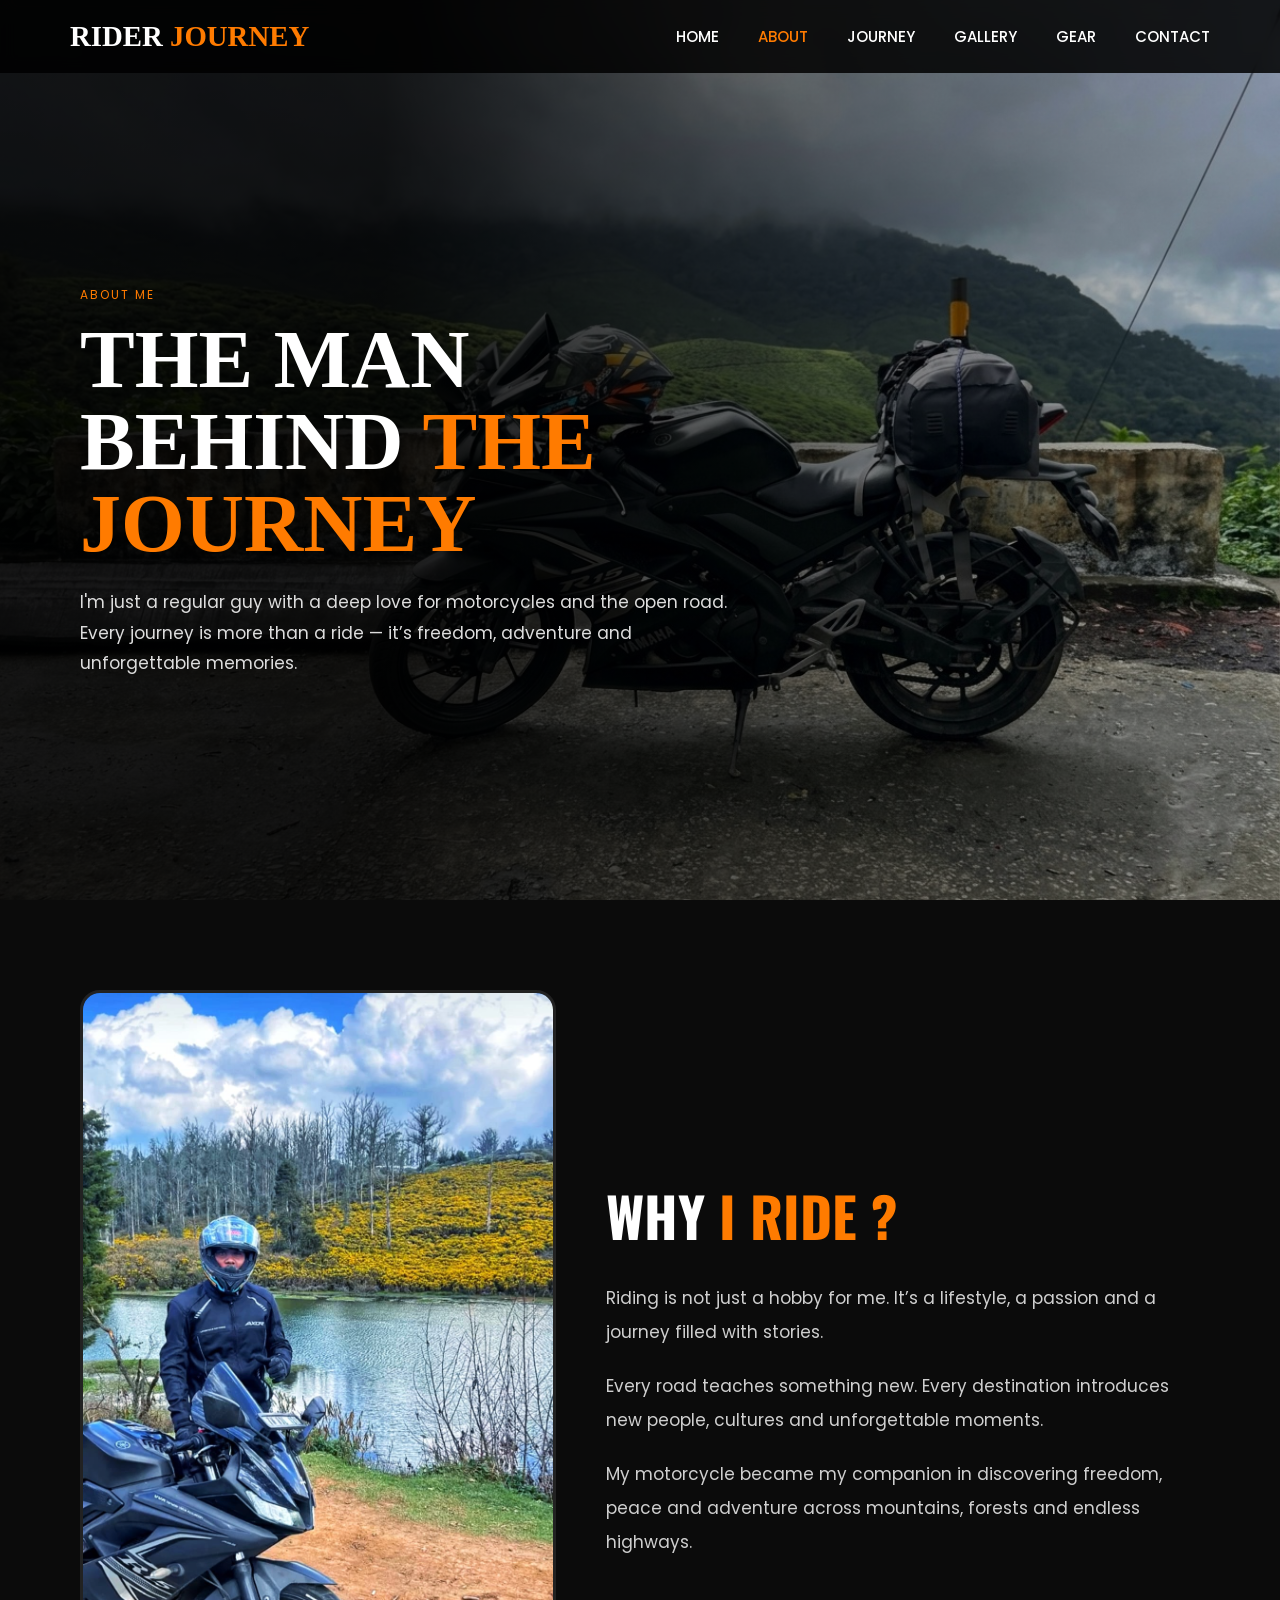
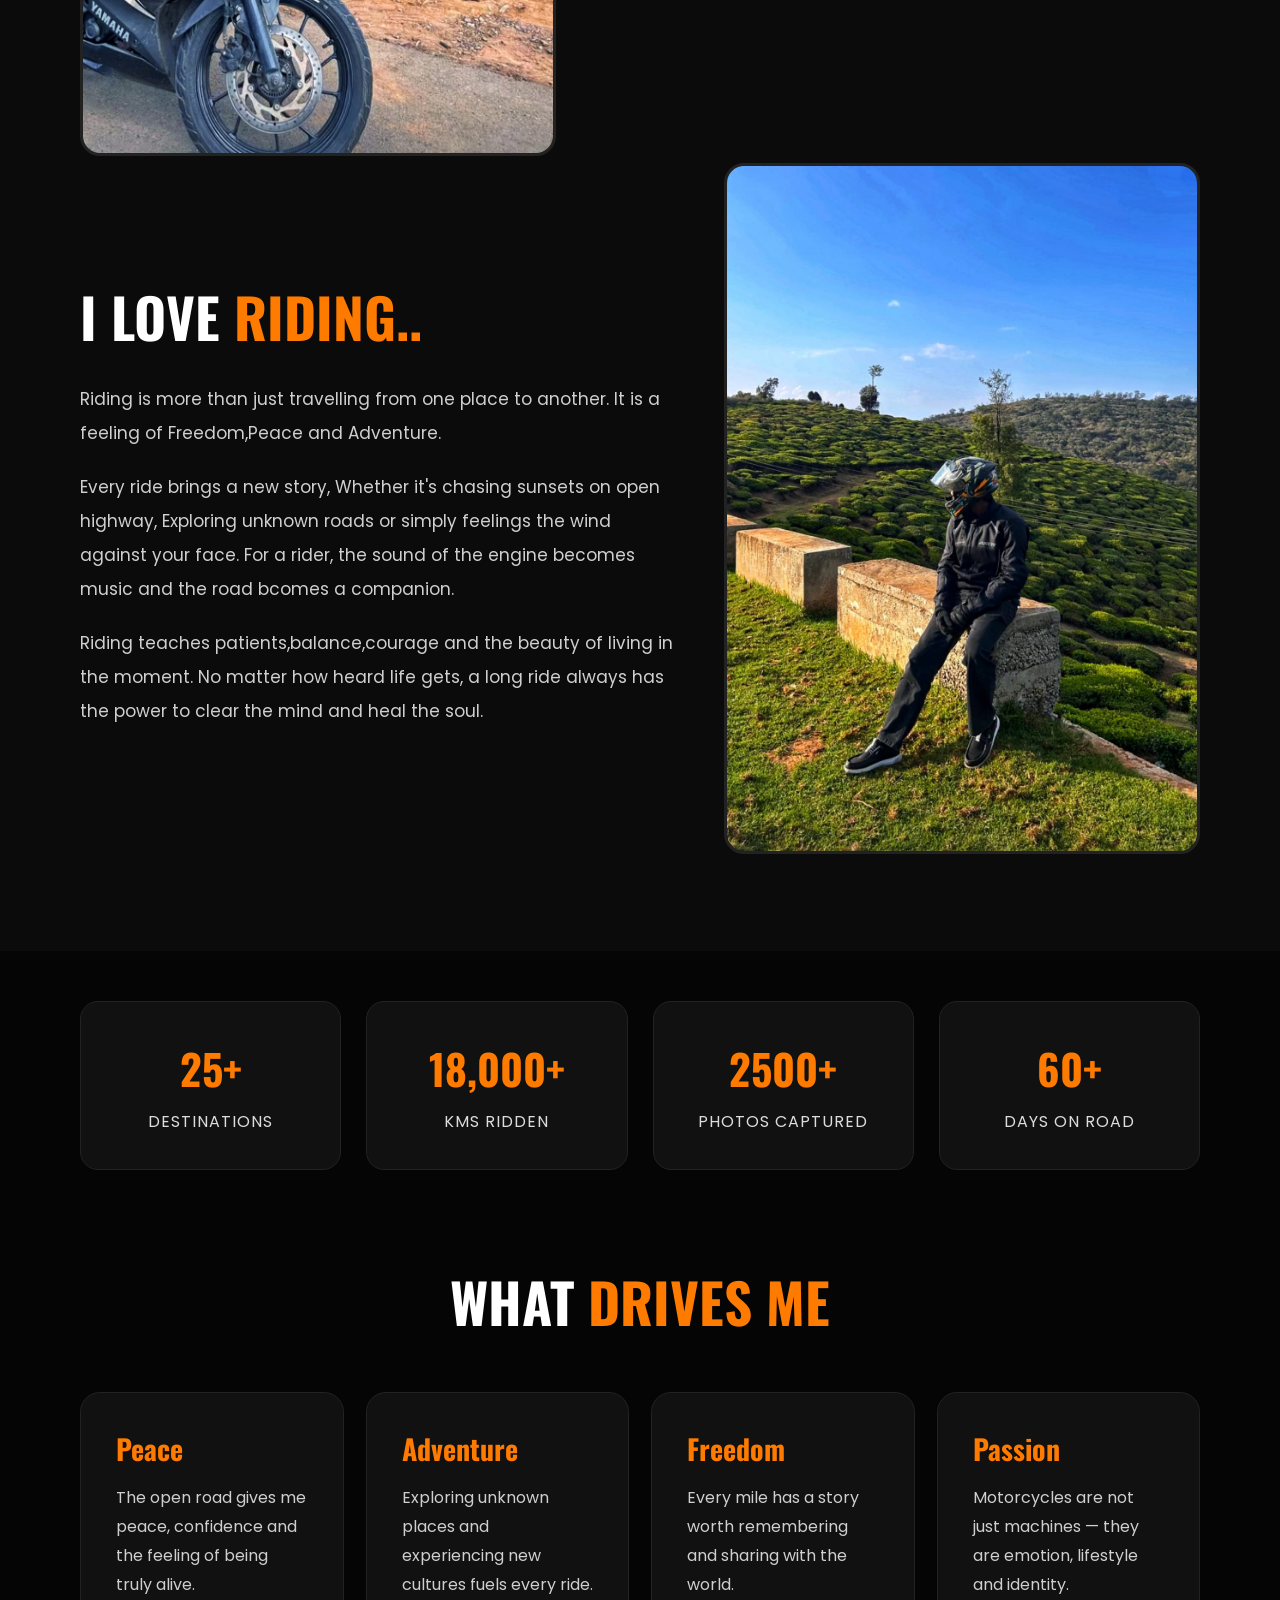
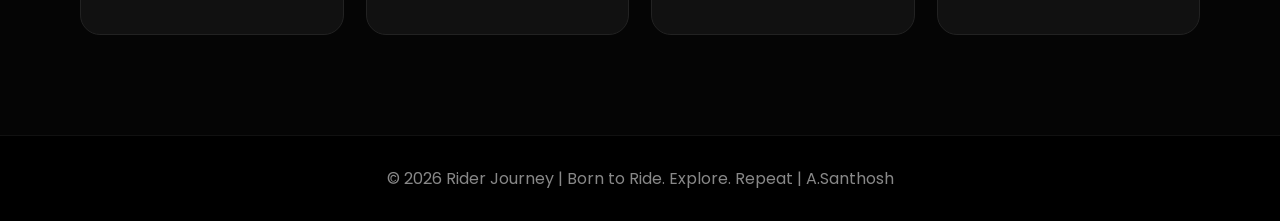
<file: about.html>
<!DOCTYPE html>
<html lang="en">
<head>
<meta charset="UTF-8" />
<meta name="viewport" content="width=device-width, initial-scale=1.0"/>

<title>Rider Journey - About</title>

<style>

/* GOOGLE FONT */
@import url('https://fonts.googleapis.com/css2?family=Oswald:wght@400;500;600;700&family=Poppins:wght@300;400;500;600&display=swap');

*{
    margin:0;
    padding:0;
    box-sizing:border-box;
}

body{
    background:#050505;
    color:white;
    font-family:'Poppins', sans-serif;
}

/* NAVBAR */

header{
    width:100%;
    padding:20px 70px;
    background:rgba(0,0,0,0.85);
    display:flex;
    justify-content:space-between;
    align-items:center;
    position:fixed;
    top:0;
    z-index:1000;
    backdrop-filter:blur(8px);
}

.logo{
    font-size:1.8rem;
    font-weight:700;
    font-family: 'Bebas Neue';
    color:#fff;
}

.logo span{
    color:#ff7b00;
}

nav a{
    color:white;
    text-decoration:none;
    margin-left:35px;
    font-size:15px;
    font-weight:500;
    transition:0.3s;
}

nav a:hover,
nav a.active{
    color:#ff7b00;
}

/* HERO SECTION */

.hero{
    width:100%;
    height:100vh;
    background:
    linear-gradient(to right, rgba(0,0,0,0.9) 30%, rgba(0,0,0,0.2)),
    url('images/screen-1.png');
    
    background-size:cover;
    background-position:center;
    display:flex;
    align-items:center;
    padding:120px 80px 80px;
}

.hero-content{
    max-width:670px;
}
.hero-content div {
    padding-top: 25px;
}

.small-title{
    color:#ff7b00;
    font-size:12px;
    margin-bottom: 15px;
    letter-spacing:2px;
}

.hero h1{
    font-size:82px;
    line-height:1;
    font-family: 'Bebas Neue';
    text-transform:uppercase;
    margin-bottom:12px;
    padding-right: 100px;
}

.hero h1 span{
    color:#ff7b00;
}

.hero p{
    font-size:17px;
    line-height:1.8;
    color:#ddd;
    padding-top: 10px;
}

/* ABOUT SECTION */

.about{
    padding:90px 80px;
    background:#0b0b0b;
}

.about-container{
    display:flex;
    gap:50px;
    align-items:center;
    flex-wrap:wrap;
}
.about-container1{
    display:flex;
    gap:50px;
    align-items:center;
    flex-wrap:wrap;
}


.about-image{
    flex:0.8;
}

.about-image img{
    width:100%;
    height: 20%;
    border-radius:20px;
    border:3px solid #222;
}

.about-text{
    flex:1;
}

.about-text h2{
    font-size:55px;
    margin-bottom:25px;
    font-family:'Oswald', sans-serif;
}

.about-text h2 span{
    color:#ff7b00;
}

.about-text p{
    color:#cfcfcf;
    line-height:2;
    margin-bottom:20px;
    font-size:17px;
}

/* STATS */

.stats{
    padding:50px 80px;
}

.stats-container{
    display:grid;
    grid-template-columns:repeat(auto-fit,minmax(220px,1fr));
    gap:25px;
}

.stat-box{
    background:#111;
    border:1px solid #222;
    padding:35px;
    text-align:center;
    border-radius:18px;
    transition:0.3s;
}

.stat-box:hover{
    transform:translateY(-8px);
    border-color:#ff7b00;
}

.stat-box h3{
    font-size:42px;
    color:#ff7b00;
    margin-bottom:10px;
    font-family:'Oswald', sans-serif;
}

.stat-box p{
    color:#ddd;
    letter-spacing:1px;
}

/* VALUES SECTION */

.values{
    padding:40px 80px 100px;
}

.values h2{
    text-align:center;
    font-size:55px;
    margin-bottom:50px;
    font-family:'Oswald', sans-serif;
}

.values h2 span{
    color:#ff7b00;
}

.value-grid{
    display:grid;
    grid-template-columns:repeat(auto-fit,minmax(250px,1fr));
    gap:22px;
}

.value-card{
    background:#111;
    padding:35px;
    border-radius:20px;
    border:1px solid #222;
    transition:0.3s;
}

.value-card:hover{
    border-color:#ff7b00;
    transform:translateY(-10px);
}

.value-card h3{
    color:#ff7b00;
    margin-bottom:15px;
    font-size:28px;
    font-family:'Oswald', sans-serif;
}

.value-card p{
    color:#cfcfcf;
    line-height:1.8;
}

/* FOOTER */

footer{
    background:#000;
    padding:30px;
    text-align:center;
    color:#888;
    border-top:1px solid #111;
}

/* RESPONSIVE */

@media(max-width:992px){

    .hero h1{
        font-size:70px;
    }

    header{
        padding:20px 30px;
    }

    .hero,
    .about,
    .stats,
    .values{
        padding-left:30px;
        padding-right:30px;
    }

}

@media(max-width:768px){

    nav{
        display:none;
    }

    .hero{
        height:auto;
        padding-top:160px;
        padding-bottom:100px;
    }

    .hero h1{
        font-size:55px;
    }

    .hero p{
        font-size:17px;
    }

    .about-container{
        flex-direction:column;
    }

}

</style>
</head>

<body>

<!-- NAVBAR -->

<header>

    <div class="logo">
        RIDER <span>JOURNEY</span>
    </div>

    <nav>
        <a href="index.html">HOME</a>
        <a href="about.html" class="active">ABOUT</a>
        <a href="journeys.html">JOURNEY</a>
        <a href="gallery.html">GALLERY</a>
        <a href="gear.html">GEAR</a>
        <a href="contact.html">CONTACT</a>
    </nav>

</header>

<!-- HERO SECTION -->

<section class="hero">

    <div class="hero-content">

        <div class="small-title">
            ABOUT ME
        </div>

        <h1>
            THE MAN <br>BEHIND <span>THE <br> JOURNEY</span>
        </h1>

        <p>
            I'm just a regular guy with a deep love for motorcycles
            and the open road. Every journey is more than a ride —
            it’s freedom, adventure and unforgettable memories.
        </p>

    </div>

</section>

<!-- ABOUT SECTION -->

<section class="about">

    <div class="about-container">

        <div class="about-image">
            <img src="images/thalaikunda-pond-ooty.jpeg">
            <!--<img src="https://images.unsplash.com/photo-1500530855697-b586d89ba3ee?q=80&w=1200&auto=format&fit=crop" alt=""> !-->
        </div>

        <div class="about-text">

            <h2>WHY <span>I RIDE ?</span></h2>

            <p>
                Riding is not just a hobby for me. It’s a lifestyle,
                a passion and a journey filled with stories.
            </p>

            <p>
                Every road teaches something new. Every destination
                introduces new people, cultures and unforgettable moments.
            </p>

            <p>
                My motorcycle became my companion in discovering freedom,
                peace and adventure across mountains, forests and endless highways.
            </p>

        </div>

    </div>

    <!-- Image 2-->
     <div class="about-container1">

        <div class="about-text">

            <h2>I LOVE  <span>RIDING..</span></h2>

            <p>
                Riding is more than just travelling from one place to another.
                It is a feeling of Freedom,Peace and Adventure.
            </p>

            <p>
                Every ride brings a new story, Whether it's chasing sunsets on open highway,
                Exploring unknown roads or simply feelings the wind against your face.
                For a rider, the sound of the engine becomes music and the road bcomes a companion.
            </p>

            <p>
                Riding teaches patients,balance,courage and the beauty of living in the moment.
                No matter how heard life gets, a long ride always has the power to clear the mind and heal the soul.
            </p>

        </div>
        <div class="about-image">
            <img src="images/wayanad-1.jpeg">
            <!--<img src="https://images.unsplash.com/photo-1500530855697-b586d89ba3ee?q=80&w=1200&auto=format&fit=crop" alt=""> !-->
        </div>


    </div>


</section>

<!-- STATS -->

<section class="stats">

    <div class="stats-container">

        <div class="stat-box">
            <h3>25+</h3>
            <p>DESTINATIONS</p>
        </div>

        <div class="stat-box">
            <h3>18,000+</h3>
            <p>KMS RIDDEN</p>
        </div>

        <div class="stat-box">
            <h3>2500+</h3>
            <p>PHOTOS CAPTURED</p>
        </div>

        <div class="stat-box">
            <h3>60+</h3>
            <p>DAYS ON ROAD</p>
        </div>

    </div>

</section>

<!-- VALUES -->

<section class="values">

    <h2>WHAT <span>DRIVES ME</span></h2>

    <div class="value-grid">

        <div class="value-card">
            <h3>Peace</h3>
            <p>
                The open road gives me peace, confidence and the feeling
                of being truly alive.
            </p>
        </div>

        <div class="value-card">
            <h3>Adventure</h3>
            <p>
                Exploring unknown places and experiencing new cultures
                fuels every ride.
            </p>
        </div>

        <div class="value-card">
            <h3>Freedom</h3>
            <p>
                Every mile has a story worth remembering and sharing
                with the world.
            </p>
        </div>

        <div class="value-card">
            <h3>Passion</h3>
            <p>
                Motorcycles are not just machines — they are emotion,
                lifestyle and identity.
            </p>
        </div>

    </div>

</section>

<!-- FOOTER -->

<footer>
    © 2026 Rider Journey | Born to Ride. Explore. Repeat | A.Santhosh
</footer>

</body>
</html>
</file>
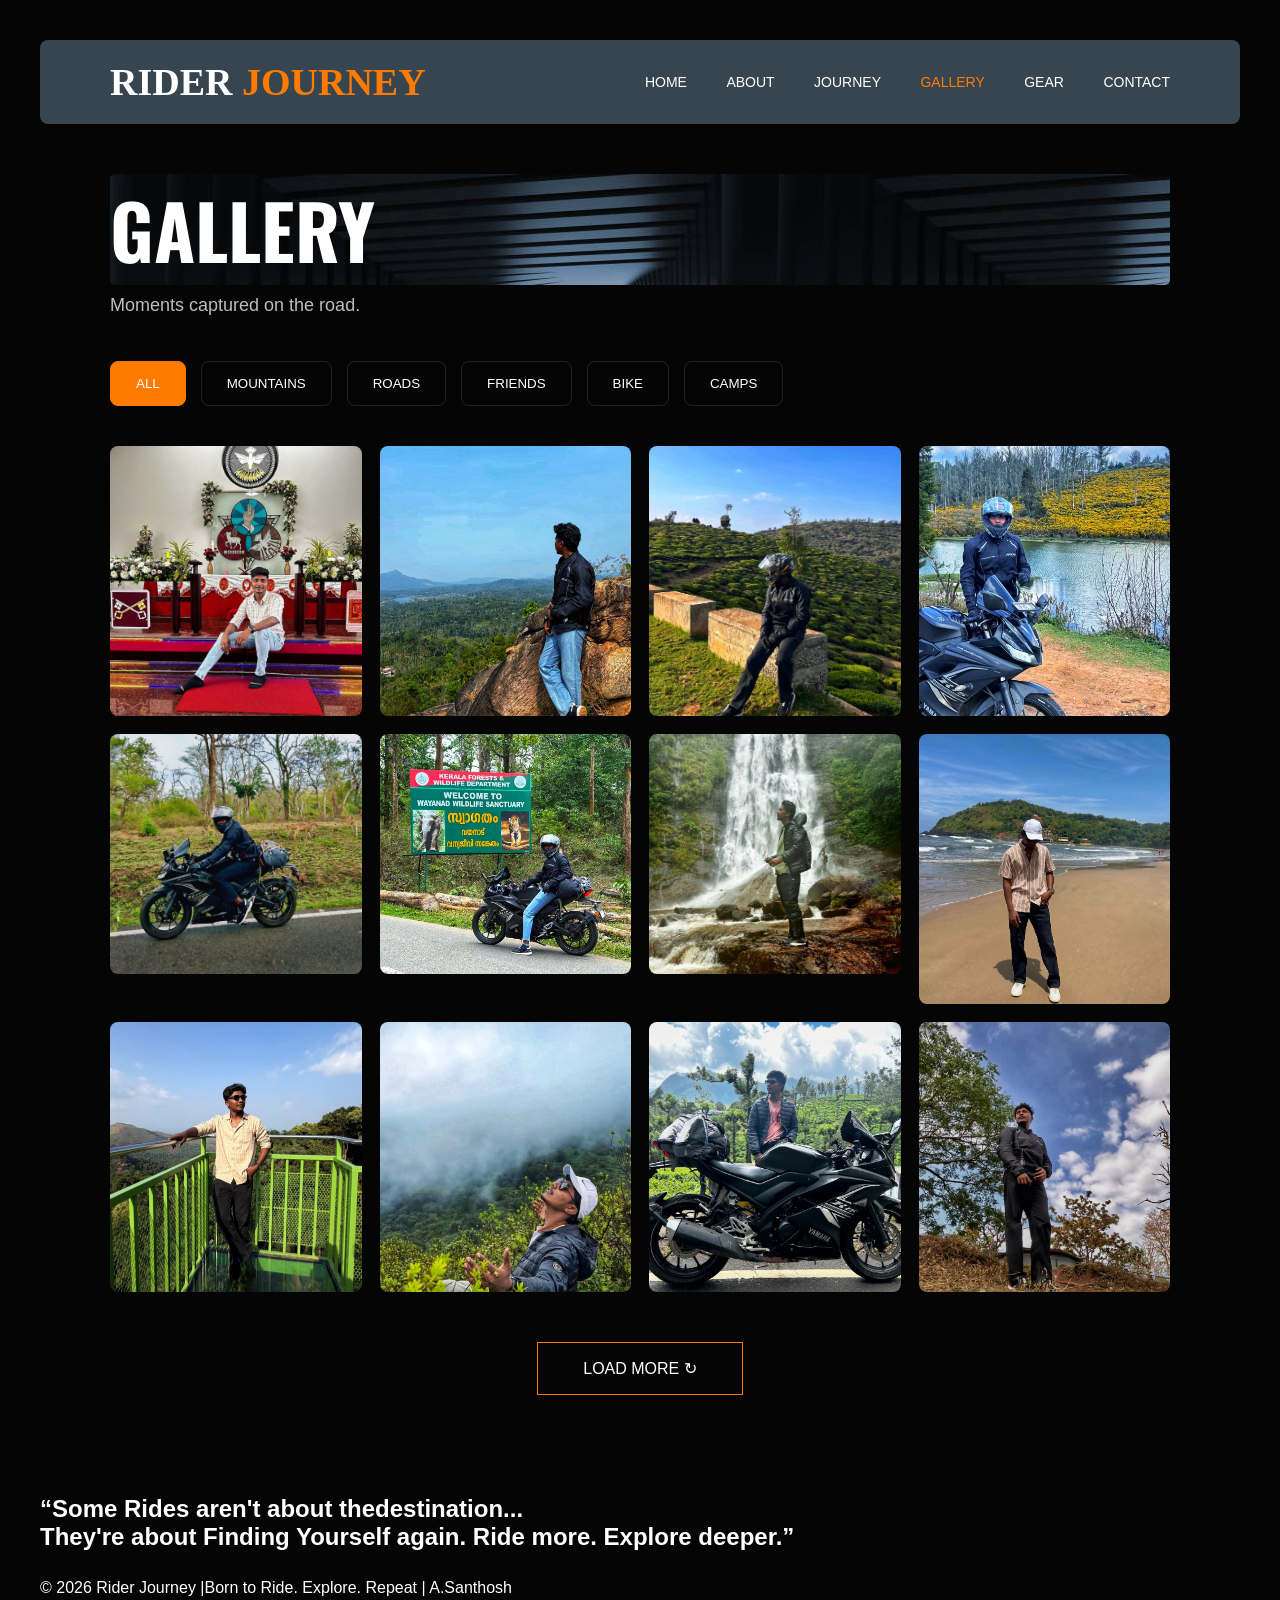
<file: gallery.html>
<!DOCTYPE html>
<html lang="en">
<head>
<meta charset="UTF-8">
<meta name="viewport" content="width=device-width, initial-scale=1.0">

<title>Rider Journey Gallery</title>

<style>

@import url('https://fonts.googleapis.com/css2?family=Oswald:wght@400;500;600;700&family=Poppins:wght@300;400;500&display=swap');

*{
    margin:0;
    padding:0;
    box-sizing:border-box;
    font-family:Arial, sans-serif;
}

body{
    background:#050505;
    font-family:'Poppins',sans-serif;
    color:white;
    padding:40px;
}
h1{
            margin-bottom:30px;
        }


/* NAVBAR */

header{
    width:100%;
    padding:20px 70px;
    background:#36454F;
    display:flex;
    justify-content:space-between;
    align-items:center;
    border-radius: 8px;
}

.logo{
    font-size:38px;
    font-family:Bebas Neue;
    font-weight:550;
}

.logo span{
    color:#ff7b00;
    font-family:Bebas Neue;
}

nav a{
    text-decoration:none;
    color:white;
    margin-left:35px;
    font-size:14px;
    transition:0.3s;
}

nav a:hover,
nav a.active{
    color:#ff7b00;
}

/* GALLERY SECTION */

.gallery-section{
    padding:50px 70px 100px;
}
.gallery-section h1{
    background-image: url('images/gallery-bg.jpg');
    border-radius: 5px;
}
.gallery-title{
    font-size:75px;
    font-family:'Oswald',sans-serif;
    margin-bottom:10px;
    text-transform:uppercase;
}

.gallery-subtitle{
    color:#bdbdbd;
    margin-bottom:45px;
    font-size:18px;
}

/* FILTER BUTTONS */

.filter-buttons{
    display:flex;
    gap:15px;
    flex-wrap:wrap;
    margin-bottom:40px;
}

.filter-buttons button{
    padding:14px 25px;
    border:none;
    border-radius:8px;
    background:transparent;
    color:white;
    border:1px solid #222;
    cursor:pointer;
    transition:0.3s;
    font-weight:500;
}

.filter-buttons button.active,
.filter-buttons button:hover{
    background:#ff7b00;
    border-color:#ff7b00;
}

/* IMAGE GRID */

.gallery-grid{
    display:grid;
    /* 3 columns*/
    /* grid-template-columns:repeat(auto-fit,minmax(280px,1fr)); */ 
    grid-template-columns:repeat(4,1fr);
    gap:18px;
}

.gallery-item{
    position:relative;
    overflow:hidden;
    border-radius:8px;
}

.gallery-item img{
    width:100%;
    height:100%;
    object-fit:cover;
    display:block;
    transition:0.5s;
}

.gallery-item:hover img{
    transform:scale(1.08);
}

/* IMAGE HEIGHTS */

.large{
    height:270px;
}

.medium{
    height:240px;
}

.small{
    height:220px;
}

/* OVERLAY */

.overlay{
    position:absolute;
    inset:0;
    background:linear-gradient(to top, rgba(0,0,0,0.9), transparent);
    opacity:0;
    transition:0.4s;

    display:flex;
    align-items:flex-end;
    padding:20px;
}

.gallery-item:hover .overlay{
    opacity:1;
}

.overlay h3{
    font-size:24px;
    font-family:'Oswald',sans-serif;
}

/* LOAD MORE */

.load-more{
    text-align:center;
    margin-top:50px;
}

.load-more button{
    padding:16px 45px;
    background:transparent;
    border:1px solid #ff7b00;
    color:white;
    cursor:pointer;
    transition:0.3s;
    font-size:16px;
}

.load-more button:hover{
    background:#ff7b00;
}

/* RESPONSIVE */

@media(max-width:1000px){

    .gallery-grid{
        grid-template-columns:repeat(2,1fr);
    }

}

@media(max-width:768px){

    header{
        padding:20px 30px;
    }

    nav{
        display:none;
    }

    .gallery-section{
        padding:40px 25px 80px;
    }

    .gallery-grid{
        grid-template-columns:1fr;
    }

    .gallery-title{
        font-size:55px;
    }

}

</style>
</head>

<body>

<!-- NAVBAR -->

<header>

    <div class="logo">
        RIDER <span>JOURNEY</span>
    </div>

    <nav>
        <a href="index.html">HOME</a>
        <a href="about.html">ABOUT</a>
        <a href="journeys.html">JOURNEY</a>
        <a href="gallery.html" class="active">GALLERY</a>
        <a href="gear.html">GEAR</a>
        <a href="contact.html">CONTACT</a>
    </nav>

</header>

<!-- GALLERY -->

<section class="gallery-section">

    <h1 class="gallery-title">Gallery</h1>

    <p class="gallery-subtitle">
        Moments captured on the road.
    </p>

    <!-- FILTER BUTTONS -->

    <div class="filter-buttons">

        <button class="active">ALL</button>
        <button>MOUNTAINS</button>
        <button>ROADS</button>
        <button>FRIENDS</button>
        <button>BIKE</button>
        <button>CAMPS</button>

    </div>

    <!-- IMAGE GRID -->

    <div class="gallery-grid">

        <!-- IMAGE 1 -->

        <div class="gallery-item large" data-category="">

            <img src="images/s-33.jpg">

            <div class="overlay">
                <h3>St. Mark's Lutheran Church | Ambur</h3>
            </div>

        </div>

        <!-- IMAGE 2 -->

        <div class="gallery-item large" data-category="All">

            <img src="images/s-32.jpeg">

            <div class="overlay">
                <h3>Wayanad | Kerala</h3>
            </div>

        </div>

        <!-- IMAGE 3 -->

        <div class="gallery-item large" data-category="All">

            <img src="images/s-31.jpeg">

            <div class="overlay">
                <h3>Wayanad | Kerala</h3>
            </div>

        </div>

        <!-- IMAGE 4 -->

        <div class="gallery-item large" data-category="roads">

            <img src="images/s-30.jpeg">

            <div class="overlay">
                <h3>Emerald Lake | Kerala</h3>
            </div>

        </div>

        <!-- IMAGE 5 -->

        <div class="gallery-item medium" data-category="roads">

            <img src="images/s-29.jpeg">

            <div class="overlay">
                <h3>Bandipur Tiger Reserve Forest | Karnataka</h3>
            </div>

        </div>

        <!-- IMAGE 6 -->

        <div class="gallery-item medium" data-category="roads">

            <img src="images/s-28.jpeg">

            <div class="overlay">
                <h3>Wildlife Sanctuary, Wayanad | kerala</h3>
            </div>

        </div>

        <!-- IMAGE 7 -->

        <div class="gallery-item medium" data-category="Mountains">

            <img src="images/s-27.jpeg">

            <div class="overlay">
                <h3>Hebbe Falls | Karnataka</h3>
            </div>

        </div>
        <!-- IMAGE 8 -->

        <div class="gallery-item large" data-category="All">

            <img src="images/s-26.jpeg">

            <div class="overlay">
                <h3>Kudle Beach | Gokarna</h3>
            </div>

        </div>

        <!-- IMAGE 9 -->

        <div class="gallery-item large" data-category="All">

            <img src="images/s-25.jpeg">

            <div class="overlay">
                <h3>Kandi Glass Bridge, Wayanad| Kerala</h3>
            </div>

        </div>

        <!-- IMAGE 10 -->
         <div class="gallery-item large" data-category="Mountains">

            <img src=" images/s-24.jpeg">

            <div class="overlay">
                <h3>Chikkamagaluru Hills | Karnataka</h3>
            </div>

        </div>

        <!-- IMAGE 11 -->
        <div class="gallery-item large" data-category="roads">

            <img src="images/s-23.png">

            <div class="overlay">
                <h3>Valparai | Tamil Nadu</h3>
            </div>

        </div>
        <!-- IMAGE 12 -->

        <div class="gallery-item large" data-category="All">

            <img src="images/s-22.jpg">

            <div class="overlay">
                <h3>Panaromic View , Munnar | Kerala</h3>
            </div>

        </div>
        
        <!-- IMAGE 13 -->

        <div class="gallery-item medium" data-category="All">

            <img src="images/s-21.jpeg">

            <div class="overlay">
                <h3>Kudle Beach | Gokarna </h3>
            </div>

        </div>
        <!-- IMAGE 14  -->

        <div class="gallery-item medium" data-category="roads">

            <img src="images/s-20.jpeg">

            <div class="overlay">
                <h3>Valparai | Tamil Nadu</h3>
            </div>

        </div>
        <!-- IMAGE 15 -->

        <div class="gallery-item medium" data-category="All">

            <img src="images/s-19.jpeg">

            <div class="overlay">
                <h3>Kolukkumalai Munnar | Kerala </h3>
            </div>

        </div>
        <!-- IMAGE 16 -->

        <div class="gallery-item medium" data-category="roads">

            <img src="images/s-18.jpg">

            <div class="overlay">
                <h3>Kolukkumalai Munnar | Kerala</h3>
            </div>

        </div>

        <!-- IMAGE 17 -->

        <div class="gallery-item medium" data-category="roads">

            <img src="images/s-17.png">

            <div class="overlay">
                <h3>Valparai | Tamil Nadu</h3>
            </div>

        </div>
        <!-- IMAGE 18 -->

        <div class="gallery-item medium" data-category="Mountains">

            <img src="images/s-16.jpeg">

            <div class="overlay">
                <h3>Kolukkumalai Munnar | Kerala</h3>
            </div>

        </div>
        <!-- IMAGE 19 -->

        <div class="gallery-item medium" data-category="All">

            <img src="images/s-15.jpg">

            <div class="overlay">
                <h3>Railway Station | Ambur</h3>
            </div>

        </div>
        <!-- IMAGE 20 -->

        <div class="gallery-item medium" data-category="All">

            <img src="images/s-14.jpeg">

            <div class="overlay">
                <h3>Bangalore | Karnataka</h3>
            </div>

        </div>
        <!-- IMAGE 21 -->

        <div class="gallery-item medium" data-category="All">

            <img src="images/s-13.jpg">

            <div class="overlay">
                <h3>Bangalore | Karnataka</h3>
            </div>

        </div>
        <!-- IMAGE 22  -->

        <div class="gallery-item medium" data-category="All">

            <img src="images/s-12.jpg">

            <div class="overlay">
                <h3>Barachukki Falls | Karanataka</h3>
            </div>

        </div>
        <!-- IMAGE 23 -->

        <div class="gallery-item medium" data-category="All">

            <img src="images/s-11.jpg">

            <div class="overlay">
                <h3>Bangalore | Karnataka</h3>
            </div>

        </div>
        <!-- IMAGE 24 -->

        <div class="gallery-item medium" data-category="All">

            <img src="images/s-10.jpg">

            <div class="overlay">
                <h3>Forum Mall | Mysore</h3>
            </div>

        </div>
        <!-- IMAGE 25 -->

        <div class="gallery-item medium" data-category="All">

            <img src="images/s-9.jpg">

            <div class="overlay">
                <h3>St.Pilomena's Cathedral Church | Mysore</h3>
            </div>

        </div>
        <!-- IMAGE 26 -->

        <div class="gallery-item medium" data-category="All">

            <img src="images/s-8.jpg">

            <div class="overlay">
                <h3>Barachukki Falls | Karnataka</h3>
            </div>

        </div>
        <!-- IMAGE 27 -->

        <div class="gallery-item medium" data-category="All">

            <img src="images/s-7.jpg">

            <div class="overlay">
                <h3>Rock Beach | Puducherry</h3>
            </div>

        </div>
        <!-- IMAGE 28 -->
        
        <div class="gallery-item medium" data-category="Mountains">

            <img src="images/s-6.jpg">
            <div class="overlay">
                <h3>Yelagiri High Spot | Tirupattur</h3>
            </div>

        </div>  
        <!-- IMAGE 29 -->

        <div class="gallery-item medium" data-category="Mountains">

            <img src="images/s-5.jpg">

            <div class="overlay">
                <h3>Yelagiri High Spot | Tirupattur </h3>
            </div>

        </div>
        <!-- IMAGE 30 -->

        <div class="gallery-item medium" data-category="All">

            <img src="images/s-4.jpg">

            <div class="overlay">
                <h3>St.Marry's Basilica, Sivajinagar | Bengaluru</h3>
            </div>

        </div>

            <!-- IMAGE 31 -->
    
            <div class="gallery-item medium" data-category="roads">
    
                <img src="images/s-3.jpg">
    
                <div class="overlay">
                    <h3>Chandapura Layout, Bengaluru | Karnataka</h3>
                </div>
            </div>
                <!-- IMAGE 32 -->  
        <div class="gallery-item medium" data-category="All">

            <img src="images/s-2.jpg">

            <div class="overlay">
                <h3>Chandapura Layout, Bengaluru | Karnataka</h3>
            </div>
        </div>
        <!-- IMAGE 33 -->
        <div class="gallery-item medium" data-category="All">

            <img src="images/s-1.png">

            <div class="overlay">
                <h3>Vinnamangalam,Ambur | Tirupattur </h3>
            </div>

        </div>
        <!-- IMAGE 34 -->
        <!-------------------------------  -->
        <div class="gallery-item medium" data-category="camps, friends">

            <img src="images/f-1.jpg">

            <div class="overlay">
                <h3>Mudhumalai Elephant Camp | TamilNadu</h3>
            </div>
        </div>

        <!-- IMAGE 35 -->
        <div class="gallery-item medium" data-category="camps">

            <img src="images/f-2.jpg">

            <div class="overlay">
                <h3>Mudhumalai Elephant Camp | TamilNadu</h3>
            </div>

        </div>
        <div class="gallery-item medium" data-category="camps">

            <img src="images/f-3.jpg">

            <div class="overlay">
                <h3>Nilgiris | TamilNadu</h3>
            </div>

        </div>
        <div class="gallery-item medium" data-category="friends">

            <img src="images/f-4.jpg">

            <div class="overlay">
                <h3>Mullayanagiri Peak | Karnataka</h3>
            </div>

        </div>
        <div class="gallery-item medium" data-category="friends">

            <img src="images/f-5.jpg">

            <div class="overlay">
                <h3>Western Ghat Range of Karnataka</h3>
            </div>

        </div>

        <div class="gallery-item medium" data-category="friends">

            <img src="images/f-6.jpg">

            <div class="overlay">
                <h3>Bangalore</h3>
            </div>

        </div>
        <div class="gallery-item medium" data-category="bike">

            <img src="images/b-1.png">

            <div class="overlay">
                <h3>Yelagiri High Spot | Tirupattur </h3>
            </div>

        </div>

    </div>

    <!-- LOAD MORE -->

    <div class="load-more">

        <button>
            LOAD MORE ↻
        </button>

    </div>

</section>


    <script>

// FILTER BUTTONS

const filterButtons = document.querySelectorAll(".filter-buttons button");
const galleryItems = document.querySelectorAll(".gallery-item");

// CATEGORY FILTER

filterButtons.forEach(button => {

    button.addEventListener("click", () => {

        // REMOVE ACTIVE CLASS

        filterButtons.forEach(btn => {
            btn.classList.remove("active");
        });

        // ADD ACTIVE CLASS

        button.classList.add("active");

        // GET BUTTON TEXT

        const filterValue = button.innerText.toLowerCase();

        // SHOW / HIDE IMAGES

        galleryItems.forEach(item => {

            const category = item.getAttribute("data-category");

            if(filterValue === "all"){

                item.style.display = "block";

            }

            else if(category === filterValue){

                item.style.display = "block";

            }

            else{

                item.style.display = "none";

            }

        });

    });

});

// LOAD MORE BUTTON

const loadMoreBtn = document.querySelector(".load-more button");

let currentItems = 12;

const allItems = Array.from(galleryItems);

// HIDE EXTRA IMAGES FIRST

allItems.slice(currentItems).forEach(item => {
    item.style.display = "none";
});

// LOAD MORE CLICK

loadMoreBtn.addEventListener("click", () => {

    const hiddenItems = allItems.filter(item => {
        return item.style.display === "none";
    });

    hiddenItems.slice(0,4).forEach(item => {
        item.style.display = "block";
    });

    // HIDE BUTTON IF ALL IMAGES SHOWN

    if(hiddenItems.length <= 4){
        loadMoreBtn.style.display = "none";
    }

});

// RESPONSIVE NAVBAR OPTIONAL

window.addEventListener("resize", () => {

    if(window.innerWidth < 768){

        console.log("Mobile View");

    }

});

</script>
<!-- QUOTE -->

<section class="quote">

    <h2>
        “Some Rides aren't about thedestination...<br>
        They're about Finding Yourself again.
        Ride more. <span>Explore deeper.</span>”<br><br>
    </h2>

</section>

<!-- FOOTER -->

<footer>
    © 2026 Rider Journey |Born to Ride. Explore. Repeat | A.Santhosh
</footer>
</body>
</html>
</file>
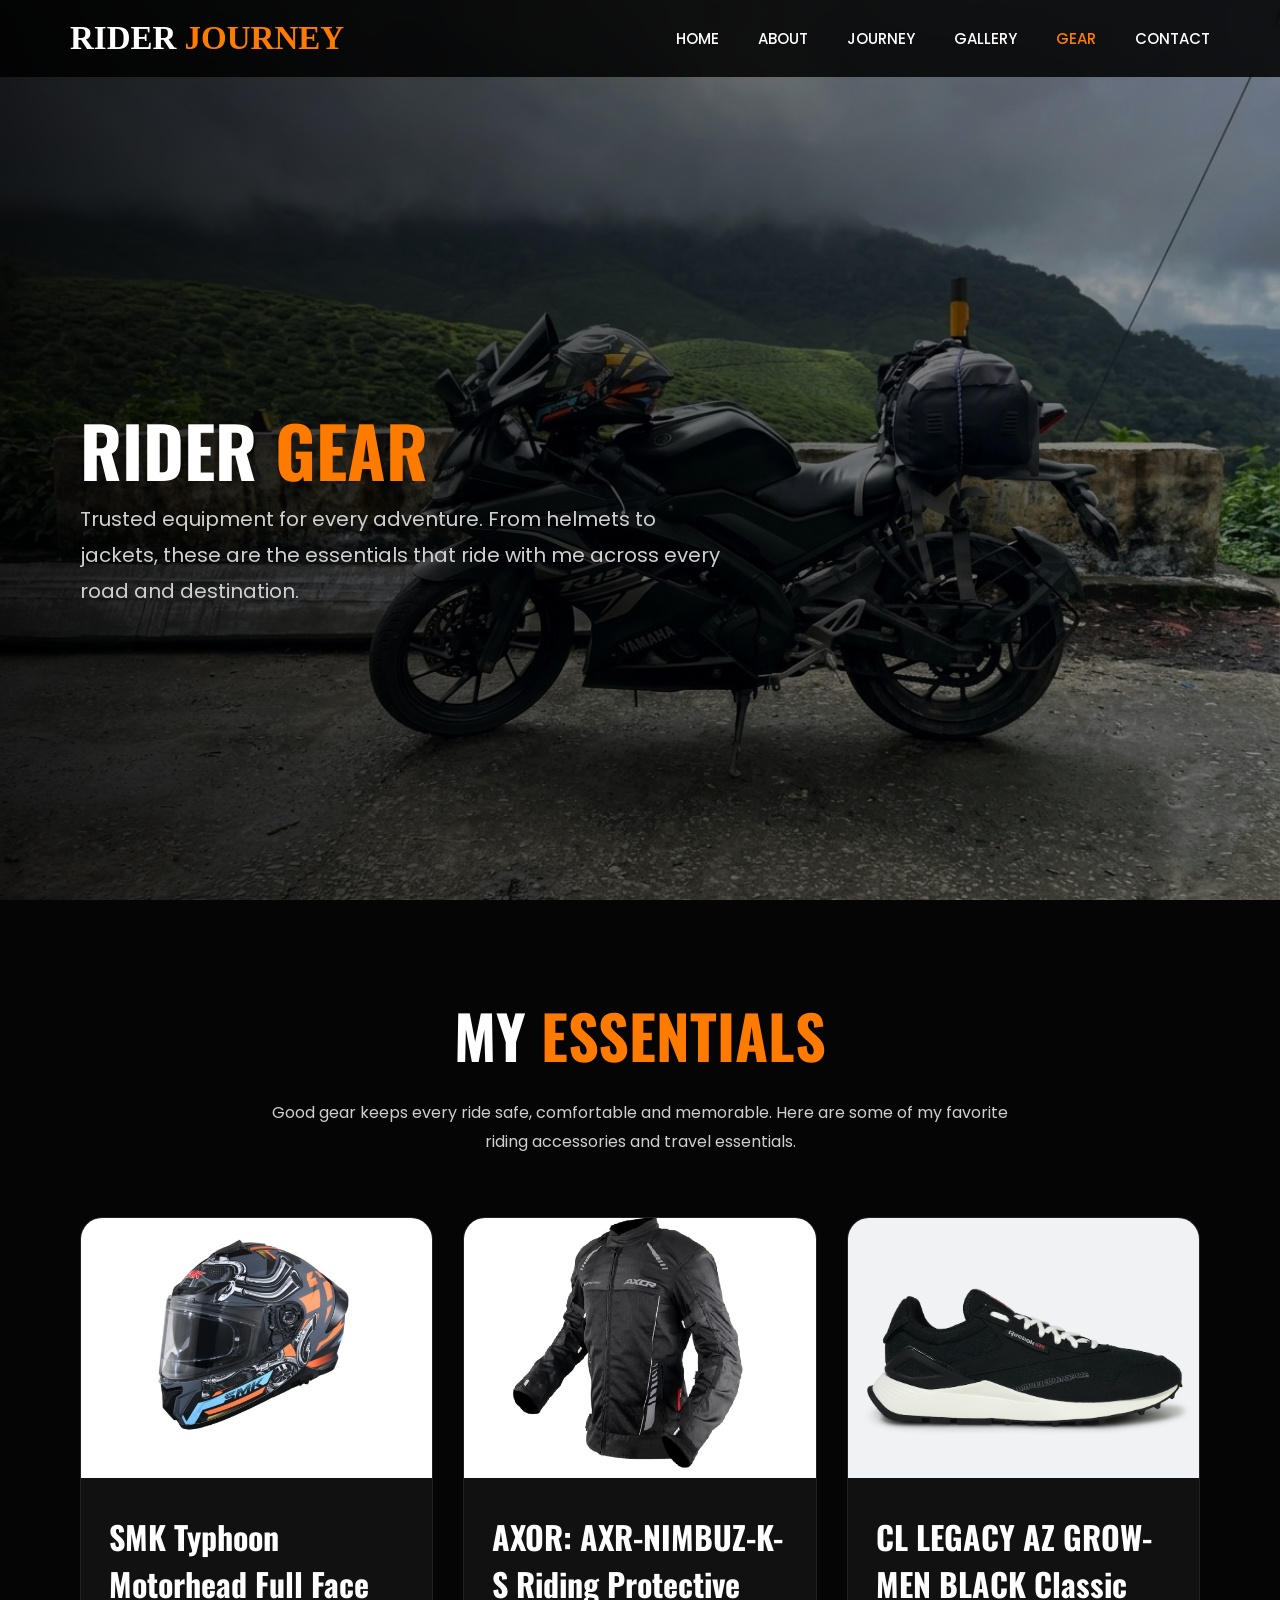
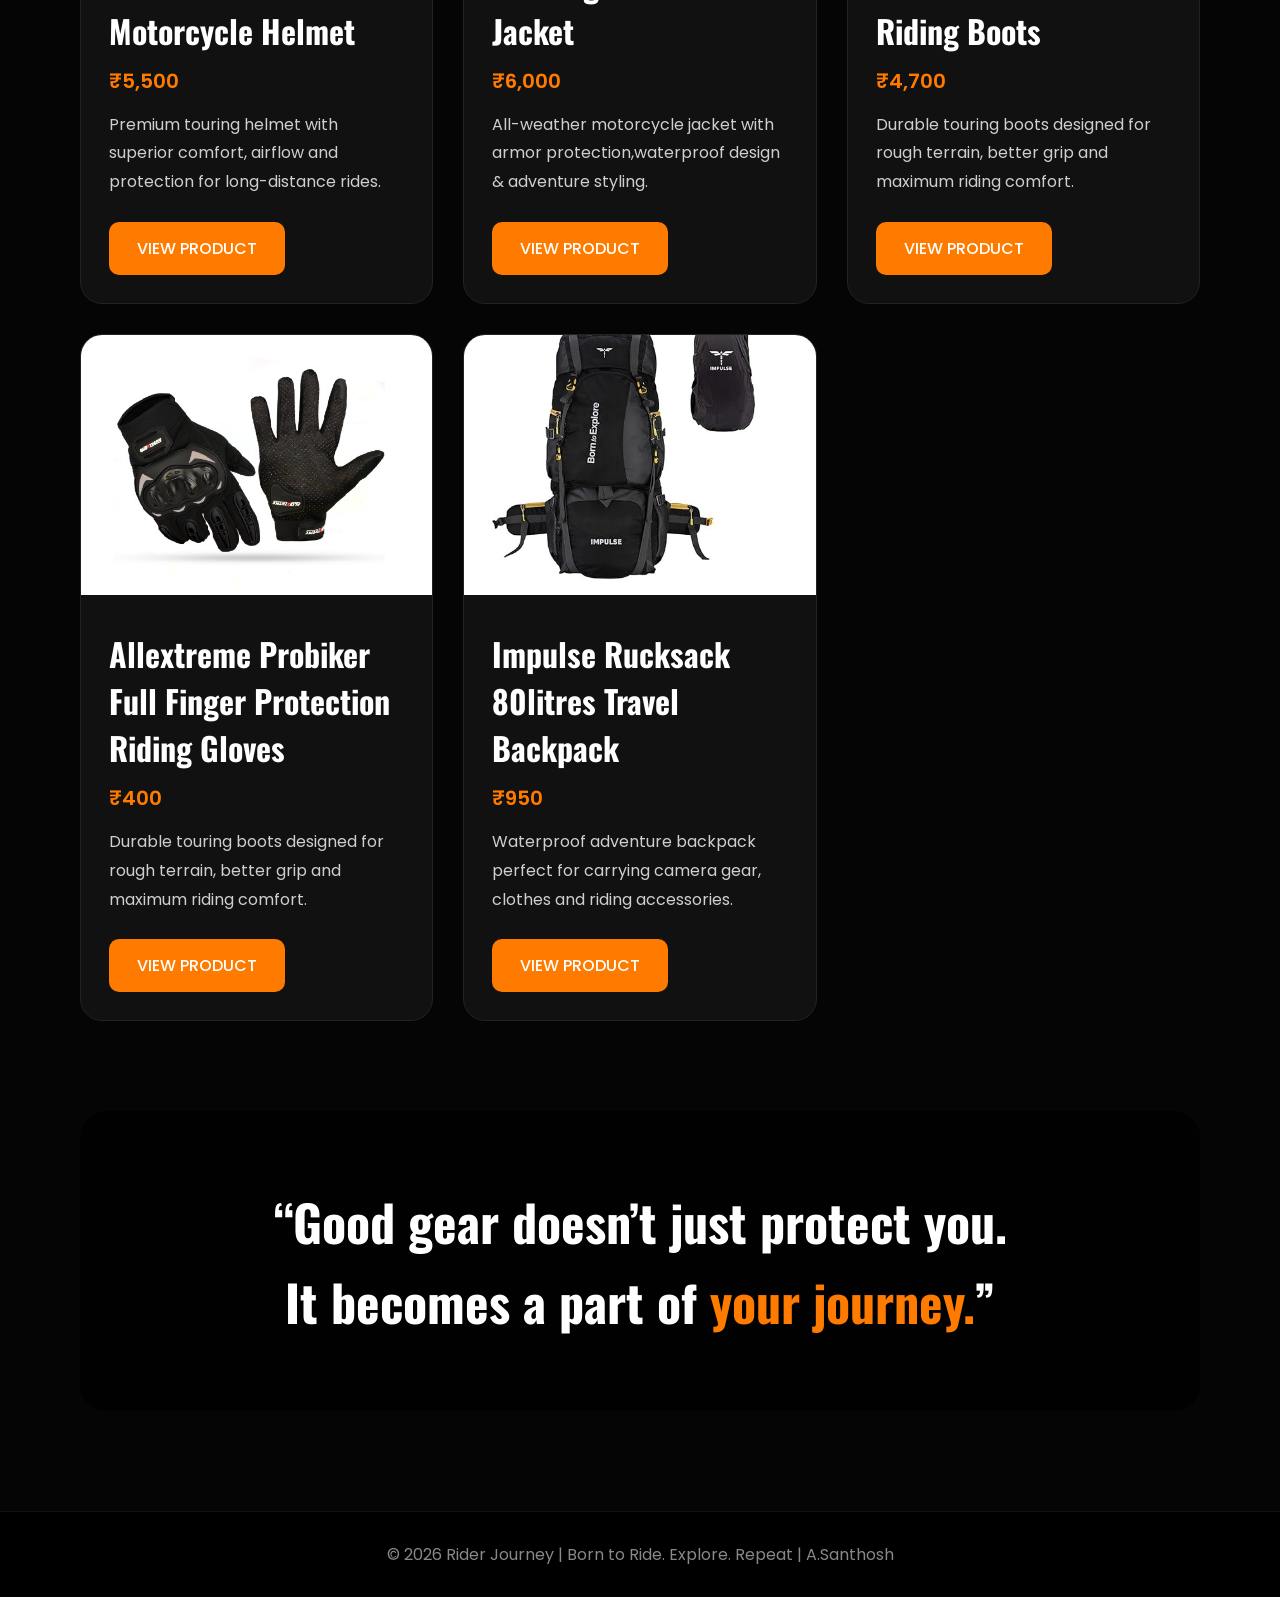
<file: gear.html>
<!DOCTYPE html>
<html lang="en">
<head>
<meta charset="UTF-8">
<meta name="viewport" content="width=device-width, initial-scale=1.0">

<title>Rider Journey - Gear</title>

<style>

/* GOOGLE FONT */

@import url('https://fonts.googleapis.com/css2?family=Oswald:wght@400;500;600;700&family=Poppins:wght@300;400;500;600&display=swap');

*{
    margin:0;
    padding:0;
    box-sizing:border-box;
}

body{
    background:#050505;
    color:white;
    font-family:'Poppins', sans-serif;
}

/* NAVBAR */

header{
    width:100%;
    padding:20px 70px;
    background:rgba(0,0,0,0.85);
    display:flex;
    justify-content:space-between;
    align-items:center;
    position:fixed;
    top:0;
    z-index:1000;
    backdrop-filter:blur(8px);
}

.logo{
    font-size:33px;
    font-weight:700;
    font-family:Bebas Neue;
}

.logo span{
    color:#ff7b00;
    font-family:Bebas Neue;
}

nav a{
    color:white;
    text-decoration:none;
    margin-left:35px;
    font-size:15px;
    font-weight:500;
    transition:0.3s;
}

nav a:hover,
nav a.active{
    color:#ff7b00;
}

/* HERO SECTION */

.hero{
    width:100%;
    height:100vh;
    background:
    linear-gradient(to right, rgba(0,0,0,0.88), rgba(0,0,0,0.35)),
    url('images/screen-1.png');
    background-size:cover;
    background-position:center;
    display:flex;
    align-items:center;
    padding:120px 80px 60px;
}

.hero-content h1{
    font-size:70px;
    font-family:'Oswald', sans-serif;
    text-transform:uppercase;
    margin-top:45px;
}

.hero-content h1 span{
    color:#ff7b00;
}

.hero-content p{
    color:#d0d0d0;
    font-size:20px;
    line-height:1.8;
    max-width:650px;
}

/* GEAR SECTION */

.gear-section{
    padding:90px 80px;
}

.section-title{
    text-align:center;
    font-size:60px;
    margin-bottom:20px;
    font-family:'Oswald', sans-serif;
}

.section-title span{
    color:#ff7b00;
}

.section-text{
    text-align:center;
    color:#cfcfcf;
    max-width:750px;
    margin:auto;
    line-height:1.8;
    margin-bottom:60px;
}

/* GEAR GRID */

.gear-grid{
    display:grid;
    grid-template-columns:repeat(auto-fit,minmax(280px,1fr));
    gap:30px;
}

/* CARD */

.gear-card{
    background:#111;
    border:1px solid #222;
    border-radius:22px;
    overflow:hidden;
    transition:0.4s;
}

.gear-card:hover{
    transform:translateY(-10px);
    border-color:#ff7b00;
}

.gear-card img{
    width:100%;
    height:260px;
    object-fit:cover;
}

.gear-content{
    padding:28px;
}

.gear-content h3{
    font-size:32px;
    margin-bottom:12px;
    font-family:'Oswald', sans-serif;
}

.price{
    color:#ff7b00;
    font-size:20px;
    margin-bottom:15px;
    font-weight:600;
}

.gear-content p{
    color:#cfcfcf;
    line-height:1.8;
    margin-bottom:25px;
}

/* BUTTON */

.btn{
    display:inline-block;
    padding:14px 28px;
    background:#ff7b00;
    color:white;
    text-decoration:none;
    border-radius:10px;
    transition:0.3s;
    font-weight:500;
}

.btn:hover{
    background:#ff9500;
}

/* QUOTE SECTION */

.quote{
    margin:0 80px 100px;
    padding:70px;
    border-radius:25px;

    background:
    linear-gradient(rgba(0,0,0,0.75), rgba(0,0,0,0.75)),
    url('https://images.unsplash.com/photo-1500530855697-b586d89ba3ee?q=80&w=1600&auto=format&fit=crop');

    background-size:cover;
    background-position:center;

    text-align:center;
}

.quote h2{
    font-size:50px;
    line-height:1.6;
    font-family:'Oswald', sans-serif;
}

.quote span{
    color:#ff7b00;
}

/* FOOTER */

footer{
    background:#000;
    padding:30px;
    text-align:center;
    color:#888;
    border-top:1px solid #111;
}

/* RESPONSIVE */

@media(max-width:992px){

    .hero h1{
        font-size:70px;
    }

    .gear-section{
        padding:80px 30px;
    }

    .quote{
        margin:0 30px 80px;
    }

    header{
        padding:20px 30px;
    }

}

@media(max-width:768px){

    nav{
        display:none;
    }

    .hero{
        height:auto;
        padding-top:160px;
        padding-top:60px;
    }

    .hero-content h1{
        font-size:30px;
    }

    .hero-content p{
        font-size:17px;
    }

    .section-title{
        font-size:45px;
    }

    .quote{
        padding:45px 25px;
    }

    .quote h2{
        font-size:35px;
    }

}

</style>
</head>

<body>

<!-- NAVBAR -->

<header>

    <div class="logo">
        RIDER <span>JOURNEY</span>
    </div>

    <nav>
        <a href="index.html">HOME</a>
        <a href="about.html">ABOUT</a>
        <a href="journeys.html">JOURNEY</a>
        <a href="gallery.html">GALLERY</a>
        <a href="gear.html" class="active">GEAR</a>
        <a href="contact.html">CONTACT</a>
    </nav>

</header>

<!-- HERO SECTION -->

<section class="hero">

    <div class="hero-content">

        <h1>RIDER <span>GEAR</span></h1>

        <p>
            Trusted equipment for every adventure.
            From helmets to jackets, these are the essentials
            that ride with me across every road and destination.
        </p>

    </div>

</section>

<!-- GEAR SECTION -->

<section class="gear-section">

    <h2 class="section-title">
        MY <span>ESSENTIALS</span>
    </h2>

    <p class="section-text">
        Good gear keeps every ride safe, comfortable and memorable.
        Here are some of my favorite riding accessories and travel essentials.
    </p>

    <!-- GRID -->

    <div class="gear-grid">

        <!-- CARD 1 -->

        <div class="gear-card">

            <img src="images/helmets.jpg" alt="Helmet">

            <div class="gear-content">

                <h3>SMK Typhoon Motorhead Full Face Motorcycle Helmet</h3>

                <div class="price">₹5,500</div>

                <p>
                    Premium touring helmet with superior comfort,
                    airflow and protection for long-distance rides.
                </p>

                <a href="https://amzn.in/d/01F5caxy" target="_blank" class="btn">VIEW PRODUCT</a>

            </div>

        </div>

        <!-- CARD 2 -->

        <div class="gear-card">

            <img src="images/jackets.jpg" alt="Jacket">

            <div class="gear-content">

                <h3>AXOR: AXR-NIMBUZ-K-S Riding Protective Jacket</h3>

                <div class="price">₹6,000</div>

                <p>
                    All-weather motorcycle jacket with armor protection,waterproof design & adventure styling.
                </p>

                <a href="https://dl.flipkart.com/s/lyiH6suuuN" target="_blank"class="btn">VIEW PRODUCT</a>

            </div>

        </div>

        <!-- CARD 3 -->

        <div class="gear-card">

            <img src="images/shoe.jpg" alt="Boots">

            <div class="gear-content">

                <h3>CL LEGACY AZ GROW- MEN BLACK Classic Riding Boots</h3>

                <div class="price">₹4,700</div>

                <p>
                    Durable touring boots designed for rough terrain,
                    better grip and maximum riding comfort.
                </p>

                <a href="https://reebok.abfrl.in/p/unisex-reebok-rbk-classics-cl-legacy-az-grow-shoes-798038.html" target="_blank" class="btn">VIEW PRODUCT</a>

            </div>

        </div>

        <!-- CARD 4 -->

        <div class="gear-card">

            <img src="images/gloves.jpg" alt="Boots">

            <div class="gear-content">

                <h3>Allextreme Probiker Full Finger Protection Riding Gloves</h3>

                <div class="price">₹400</div>

                <p>
                    Durable touring boots designed for rough terrain,
                    better grip and maximum riding comfort.
                </p>

                <a href="https://amzn.in/d/08mcQc9C" target="_blank" class="btn">VIEW PRODUCT</a>

            </div>

        </div>

        <!-- CARD 5 -->

        <div class="gear-card">

            <img src="images/backpack.jpg" target="_blank" alt="Backpack">

            <div class="gear-content">

                <h3>Impulse Rucksack 80litres Travel Backpack</h3>

                <div class="price">₹950</div>

                <p>
                    Waterproof adventure backpack perfect for carrying
                    camera gear, clothes and riding accessories.
                </p>

                <a href="https://amzn.in/d/0dEzbGSL" target="_blank" class="btn">VIEW PRODUCT</a>

            </div>

        </div>

    </div>

</section>

<!-- QUOTE SECTION -->

<section class="quote">

    <h2>
        “Good gear doesn’t just protect you.<br>
        It becomes a part of <span>your journey.</span>”
    </h2>

</section>

<!-- FOOTER -->

<footer>
    © 2026 Rider Journey | Born to Ride. Explore. Repeat | A.Santhosh
</footer>

</body>
</html>
</file>
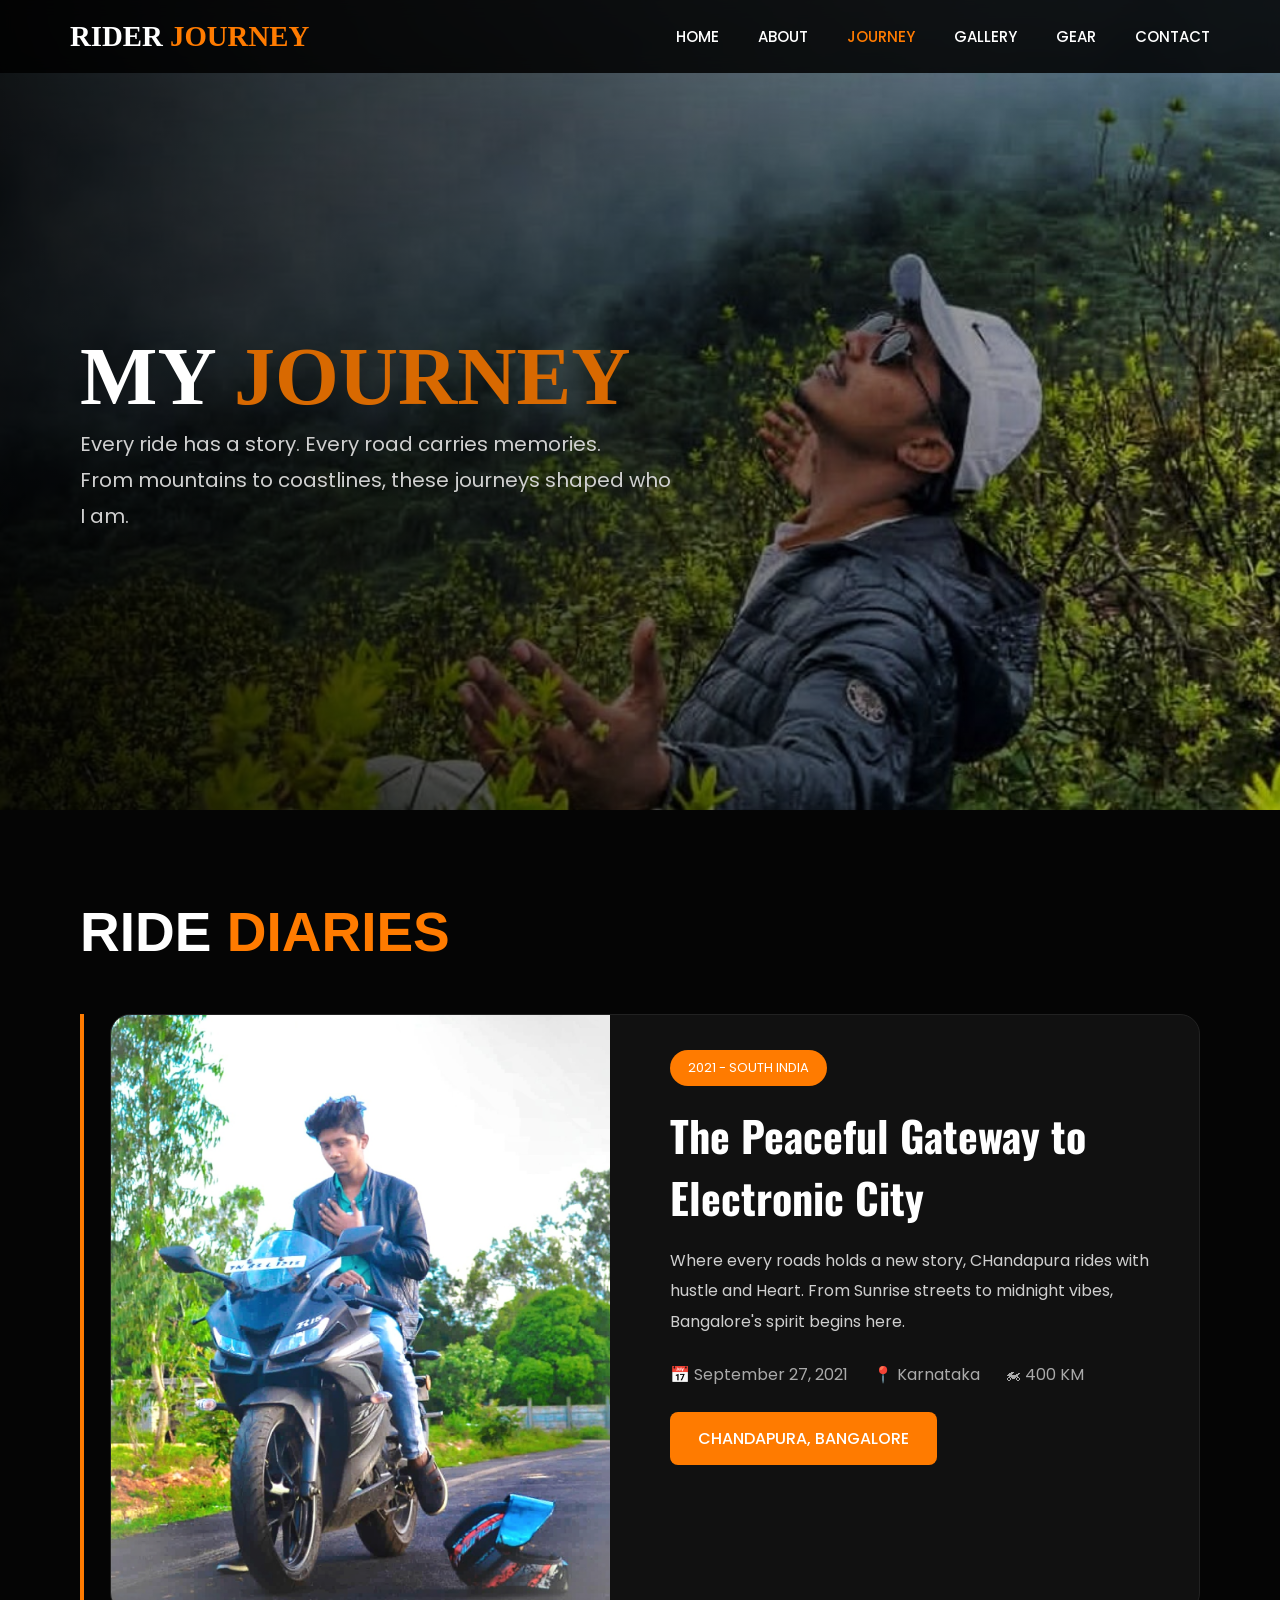
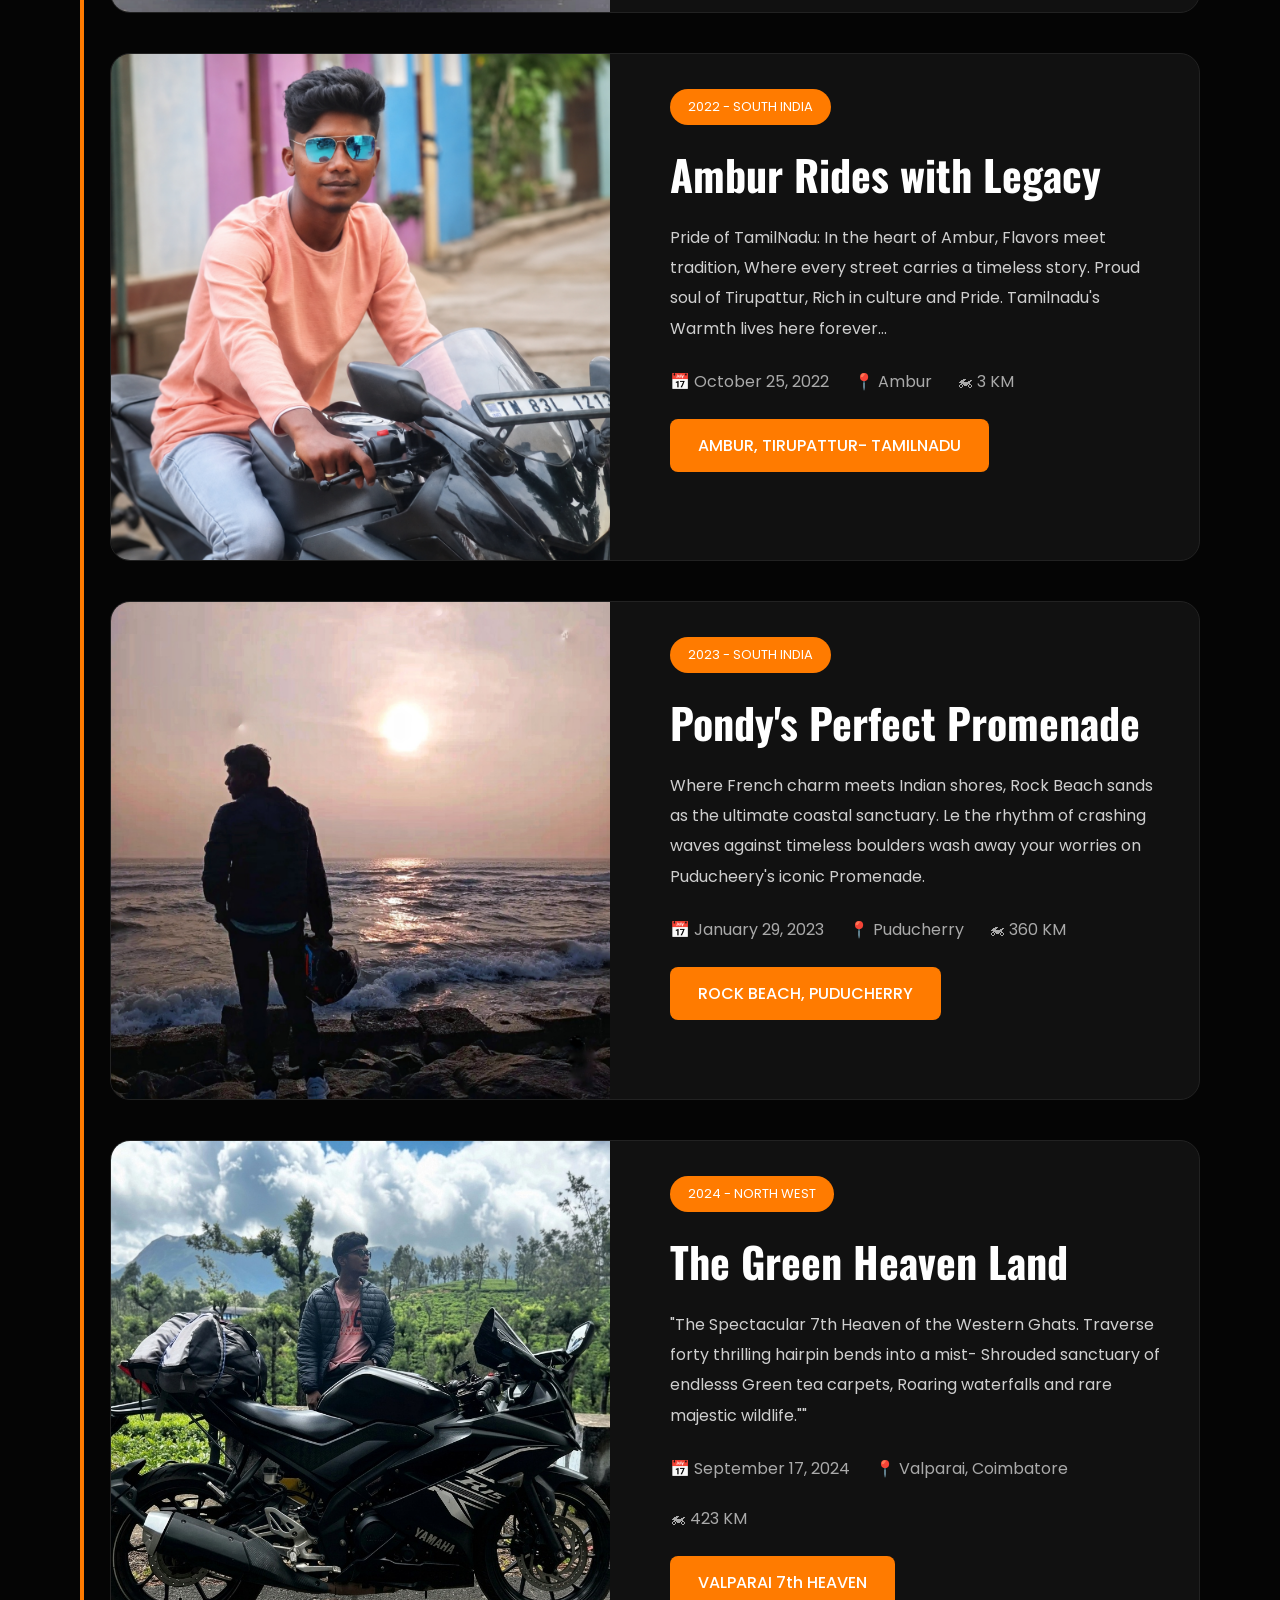
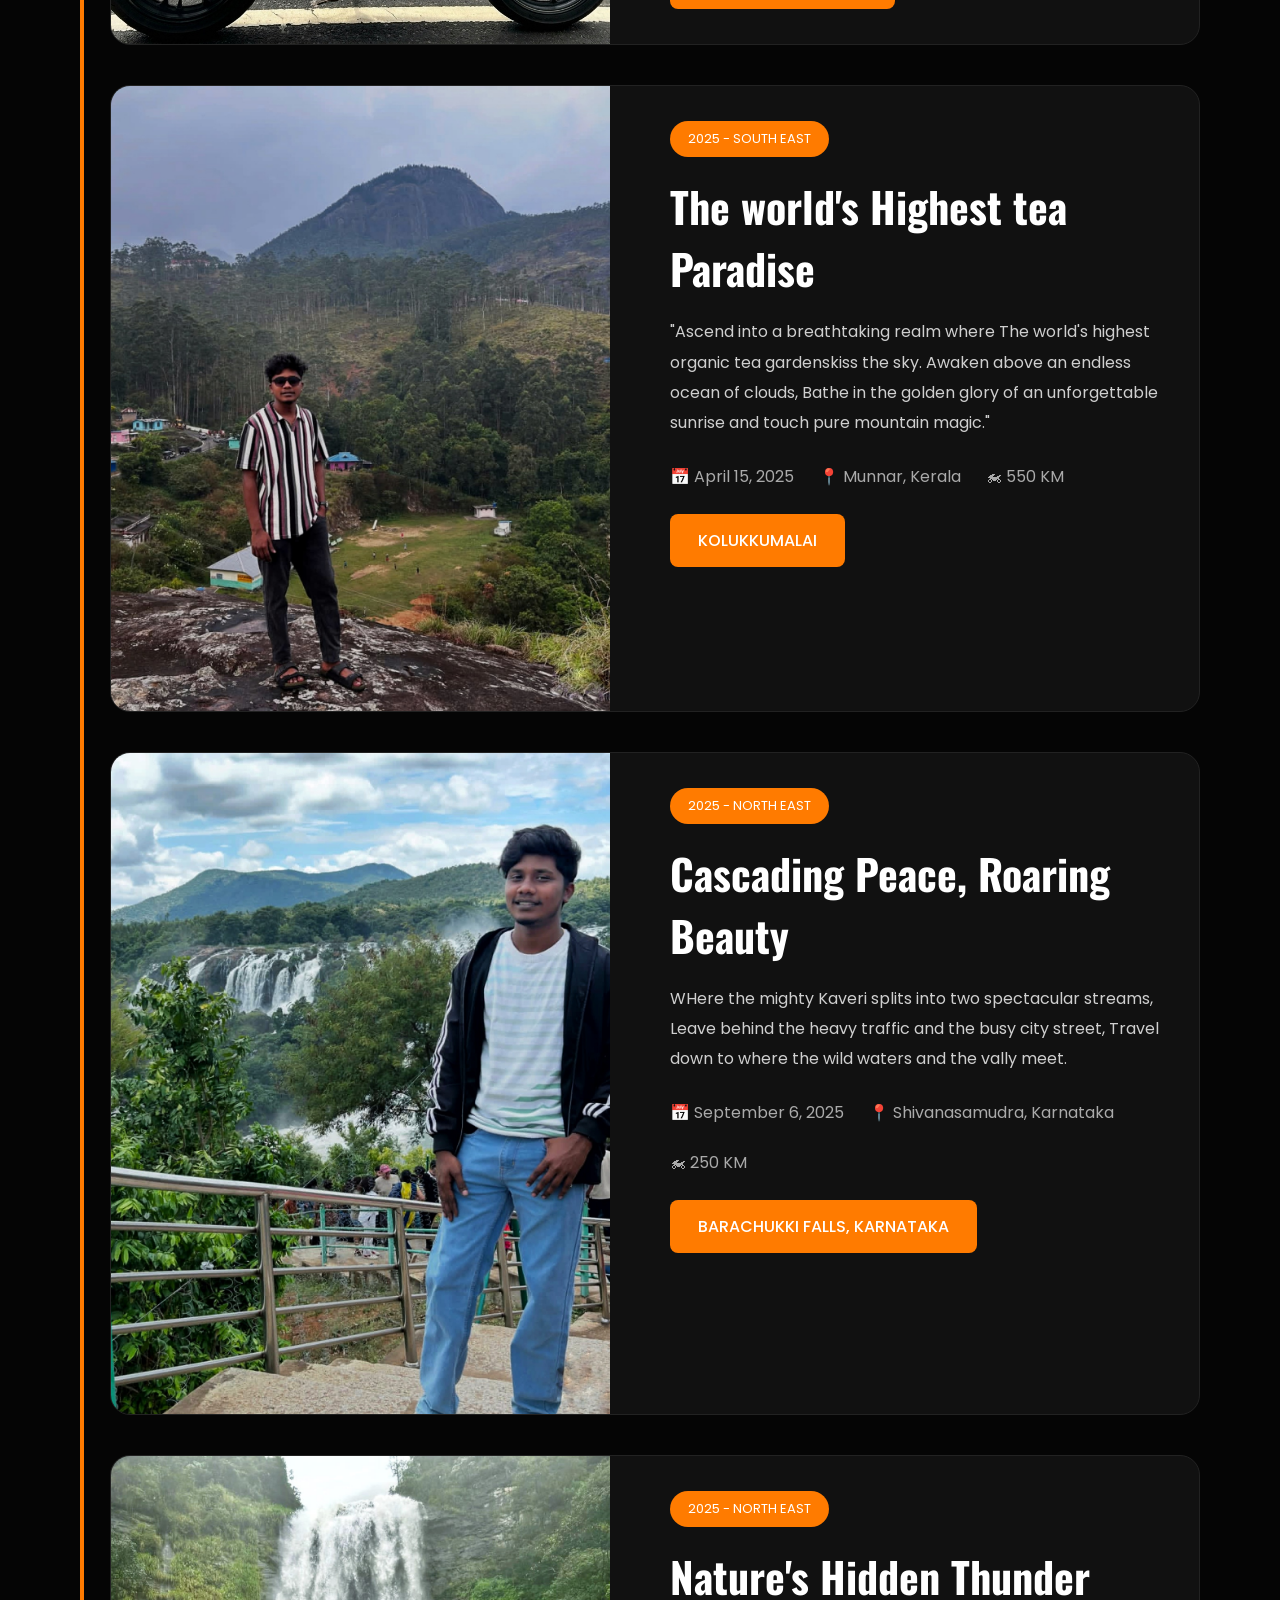
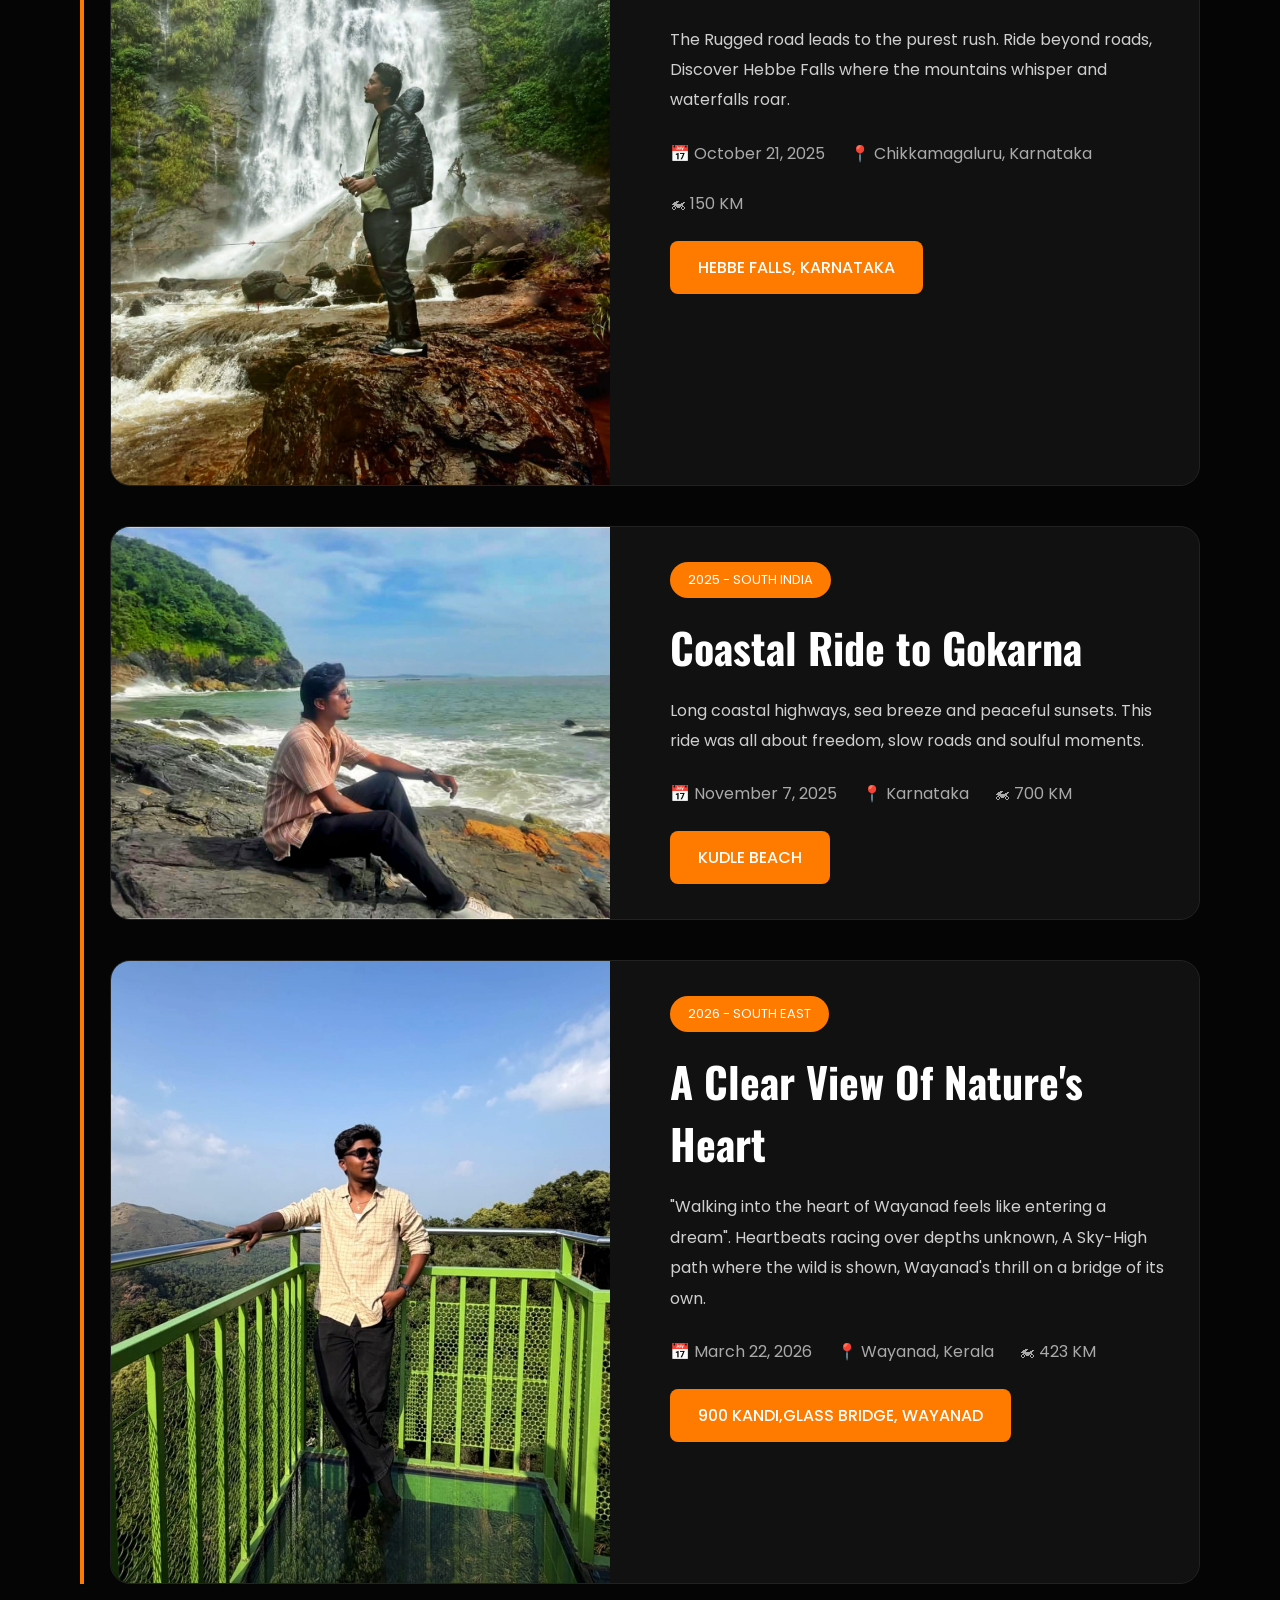
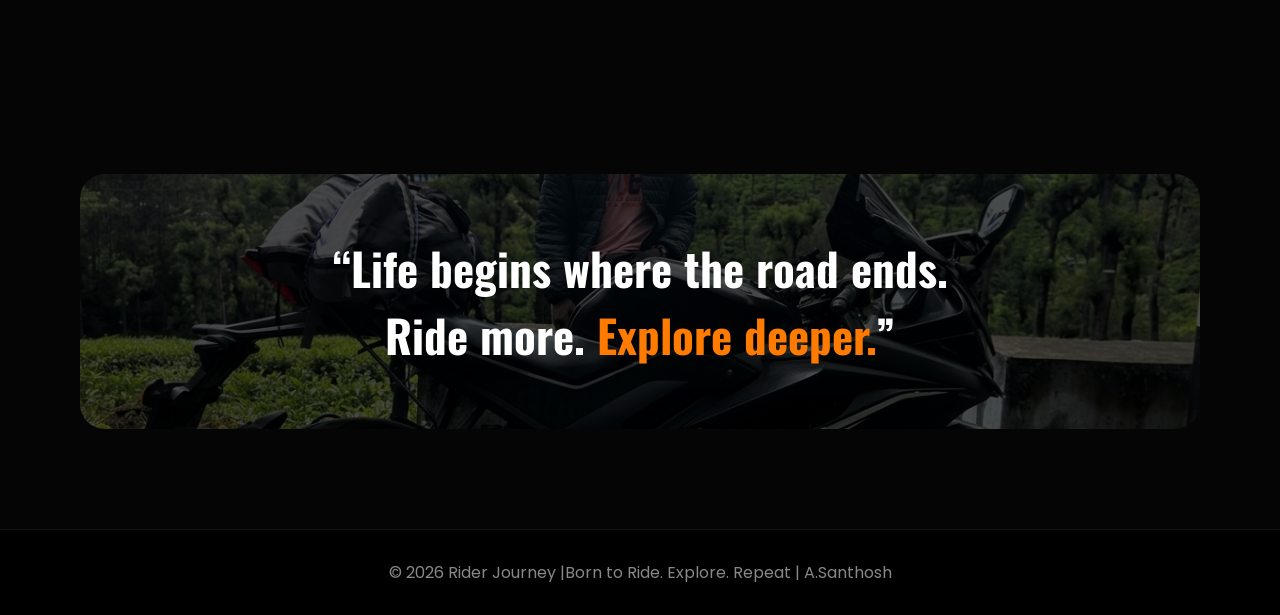
<file: journeys.html>
<!DOCTYPE html>
<html lang="en">
<head>
<meta charset="UTF-8">
<meta name="viewport" content="width=device-width, initial-scale=1.0">
<title>My Journey - Rider Journey</title>

<style>

@import url('https://fonts.googleapis.com/css2?family=Oswald:wght@400;500;600;700&family=Poppins:wght@300;400;500;600&display=swap');

*{
    margin:0;
    padding:0;
    box-sizing:border-box;
}

body{
    background:#050505;
    color:#fff;
    font-family:'Poppins',sans-serif;
}

/* NAVBAR */

header{
    width:100%;
    position:fixed;
    top:0;
    left:0;
    padding:20px 70px;
    background:rgba(0,0,0,0.85);
    display:flex;
    justify-content:space-between;
    align-items:center;
    z-index:1000;
    backdrop-filter:blur(8px);
}

.logo{
    font-size:1.8rem;
    font-weight:700;
    font-family: 'Bebas Neue';
    color:#fff;
}

.logo span{
    color:#ff7b00;
}

nav a{
    text-decoration:none;
    color:white;
    margin-left:35px;
    font-size:15px;
    font-weight:500;
    transition:0.3s;
}

nav a:hover,
nav a.active{
    color:#ff7b00;
}

/* HERO */

.hero{
    width:100%;
    height:90vh;
    background:
    linear-gradient(to right, rgba(0,0,0,0.9), rgba(0,0,0,0.2)),
    url('images/explore_1.jpeg');
    background-size:cover;
    background-position:center;
    display:flex;
    align-items:center;
    padding:120px 80px 60px;
}

.hero-content h1{
    font-size:82px;
    line-height:1;
    font-family: 'Bebas Neue';
    text-transform:uppercase;
    margin-bottom:8px;
    padding-right: 100px;
}

.hero-content span{
    color:#d86901;
}

.hero-content p{
    color:#d0d0d0;
    font-size:20px;
    max-width:600px;
    line-height:1.8;
}

/* JOURNEY SECTION */

.journey-section{
    padding:90px 80px;
}
.journey-section h2{
    font-size: x-larger;
    font-family: 'Segoe UI', Tahoma, Geneva, Verdana, sans-serif;
}

.section-title{
    font-size:55px;
    font-family:'Oswald',sans-serif;
    margin-bottom:50px;
}

.section-title span{
    color:#ff7b00;
}

.timeline{
    position:relative;
    margin-left:30px;
}

.timeline::before{
    content:'';
    position:absolute;
    left:-30px;
    top:0;
    width:4px;
    height:100%;
    background:#ff7b00;
}

.journey-card{
    background:#111;
    border:1px solid #222;
    border-radius:20px;
    overflow:hidden;
    margin-bottom:40px;
    display:flex;
    gap:30px;
    position:relative;
    transition:0.4s;
}

.journey-card:hover{
    transform:translateY(-8px);
    border-color:#ff7b00;
}

.journey-card::before{
    content:'';
    position:absolute;
    left:-41px;
    top:50px;
    width:22px;
    height:22px;
    background:#ff7b00;
    border-radius:50%;
}

.card-image{
    flex:1;
    min-width:350px;
}

.card-image img{
    width:100%;
    height:100%;
    object-fit:cover;
}

.card-content{
    flex:1;
    padding:35px 30px;
}

.tag{
    display:inline-block;
    background:#ff7b00;
    color:#fff;
    padding:8px 18px;
    border-radius:30px;
    font-size:13px;
    margin-bottom:18px;
}

.card-content h2{
    font-size:42px;
    margin-bottom:18px;
    font-family:'Oswald',sans-serif;
}

.card-content p{
    color:#cfcfcf;
    line-height:1.9;
    margin-bottom:25px;
}

.info{
    display:flex;
    gap:25px;
    color:#aaa;
    margin-bottom:25px;
    flex-wrap:wrap;
}

.btn{
    display:inline-block;
    padding:14px 28px;
    background:#ff7b00;
    color:white;
    text-decoration:none;
    border-radius:8px;
    transition:0.3s;
    font-weight:500;
}

.btn:hover{
    background:#ff9500;
}

/* QUOTE SECTION */

.quote{
    margin:60px 80px 100px;
    padding:60px;
    background:
    linear-gradient(rgba(0,0,0,0.7), rgba(0,0,0,0.7)),
    url('images/bike\ with\ s.png');
    background-size:cover;
    background-position:center;
    border-radius:25px;
    text-align:center;
}

.quote h2{
    font-size:45px;
    line-height:1.5;
    font-family:'Oswald',sans-serif;
}

.quote span{
    color:#ff7b00;
}

/* FOOTER */

footer{
    text-align:center;
    padding:30px;
    background:#000;
    color:#888;
    border-top:1px solid #111;
}

/* RESPONSIVE */

@media(max-width:1000px){

    .journey-card{
        flex-direction:column;
    }

    .card-image{
        min-width:100%;
        height:300px;
    }

    .hero h1{
        font-size:65px;
    }

}

@media(max-width:768px){

    header{
        padding:20px 30px;
    }

    nav{
        display:none;
    }

    .hero,
    .journey-section{
        padding-left:30px;
        padding-right:30px;
    }

    .quote{
        margin:40px 30px 80px;
        padding:40px 25px;
    }

    .hero-content h1{
        font-size:55px;
    }

    .section-title{
        font-size:42px;
    }

    .card-content h2{
        font-size:34px;
    }

}

</style>
</head>
<body>

<!-- NAVBAR -->

<header>

    <div class="logo">
        RIDER <span>JOURNEY</span>
    </div>

    <nav>
        <a href="index.html">HOME</a>
        <a href="about.html">ABOUT</a>
        <a href="journeys.html" class="active">JOURNEY</a>
        <a href="gallery.html">GALLERY</a>
        <a href="gear.html">GEAR</a>
        <a href="contact.html">CONTACT</a>
    </nav>

</header>

<!-- HERO -->

<section class="hero">

    <div class="hero-content">

        <h1>MY <span>JOURNEY</span></h1>

        <p>
            Every ride has a story. Every road carries memories.<br>
            From mountains to coastlines, these journeys shaped who I am.
        </p>

    </div>

</section>

<!-- JOURNEY SECTION -->

<section class="journey-section">

    <h2 class="section-title">RIDE <span>DIARIES</span></h2>

    <div class="timeline">

        <!-- CARD 1 -->

<div class="journey-card">

        <div class="card-image">
                <img src="images/image10.jpg" alt="Chandapura, Bangalore">
            </div>

            <div class="card-content">

                <div class="tag">2021 - SOUTH INDIA</div>

                <h2>The Peaceful Gateway to Electronic City</h2>

                <p>
                    Where every roads holds a new story,
					CHandapura rides with hustle and Heart.
					From Sunrise streets to midnight vibes,
					Bangalore's spirit begins here.
                </p>

                <div class="info">
                    <span>📅 September 27, 2021</span>
                    <span>📍 Karnataka</span>
                    <span>🏍 400 KM</span>
                </div>

                <a href="#" class="btn">CHANDAPURA, BANGALORE</a>

            </div>

        </div>

        <!--CARD 2-->
        <div class="journey-card">

            <div class="card-image">
                <img src="images/image22.png" alt="Rock Beach,Pondy">
            </div>

            <div class="card-content">

                <div class="tag">2022 - SOUTH INDIA</div>

                <h2>Ambur Rides with Legacy</h2>

                <p>
                    Pride of TamilNadu: In the heart of Ambur, Flavors meet tradition,
                    Where every street carries a timeless story.
                    Proud soul of Tirupattur, Rich in culture and Pride.
                    Tamilnadu's Warmth  lives here forever...
                </p>

                <div class="info">
                    <span>📅 October 25, 2022</span>
                    <span>📍 Ambur</span>
                    <span>🏍 3 KM</span>
                </div>

                <a href="#" class="btn">AMBUR, TIRUPATTUR- TAMILNADU</a>

            </div>

        </div>

        <!--CARD 3-->
        <div class="journey-card">

            <div class="card-image">
                <img src="images/image8.jpg" alt="Vinnamangalam, Ambur">
            </div>

            <div class="card-content">

                <div class="tag">2023 - SOUTH INDIA</div>

                <h2>Pondy's Perfect Promenade</h2>

                <p>
                    Where French charm meets Indian shores, 
                    Rock Beach sands as the ultimate coastal sanctuary.
                    Le the rhythm of crashing waves against timeless boulders wash away your worries 
                    on Puducheery's iconic Promenade.
                </p>

                <div class="info">
                    <span>📅 January 29, 2023</span>
                    <span>📍 Puducherry</span>
                    <span>🏍 360 KM</span>
                </div>

                <a href="#" class="btn">ROCK BEACH, PUDUCHERRY</a>

            </div>
        </div>
        <!-- CARD 4 -->

            <div class="journey-card">

            <div class="card-image">
                <img src="images/bike with s.png" alt="Valparai Ride">
            </div>

            <div class="card-content">

                <div class="tag">2024 - NORTH WEST</div>

                <h2>The Green Heaven Land</h2>

                <p>
                    "The Spectacular 7th Heaven of the Western Ghats. 
                    Traverse forty thrilling hairpin bends into a mist- Shrouded sanctuary of endlesss
                    Green tea carpets, Roaring waterfalls and rare majestic wildlife.""
                
                </p>

                <div class="info">
                    <span>📅 September 17, 2024</span>
                    <span>📍 Valparai, Coimbatore</span>
                    <span>🏍 423 KM</span>
                </div>

                <a href="#" class="btn">VALPARAI 7th HEAVEN</a>

            </div>

        </div>
    
        <!-- CARD 5 -->

        <div class="journey-card">

            <div class="card-image">
                <img src="images/kolukkumalai.jpeg" alt="Kolukkumalai Ride">
            </div>

            <div class="card-content">

                <div class="tag">2025 - SOUTH EAST</div>

                <h2>The world's Highest tea Paradise</h2>

                <p>
                    "Ascend into a breathtaking realm where
                    The world's highest organic tea gardenskiss the sky.
                    Awaken above an endless ocean of clouds,
                    Bathe in the golden glory of an unforgettable sunrise
                    and touch pure mountain magic."
                </p>

                <div class="info">
                    <span>📅 April 15, 2025</span>
                    <span>📍 Munnar, Kerala</span>
                    <span>🏍 550 KM</span>
                </div>

                <a href="#" class="btn">KOLUKKUMALAI</a>

            </div>

        </div>

        <!-- CARD 6 -->
        <div class="journey-card">

			<div class="card-image">
                <img src="images/image19.jpg" alt="Barachukki Falls, Karanataka">
            </div>

            <div class="card-content">

                <div class="tag">2025 - NORTH EAST</div>

                <h2>Cascading Peace, Roaring Beauty</h2>

                <p>
                    WHere the mighty Kaveri splits into two spectacular streams,
                    Leave behind the heavy traffic and the busy city street,
                    Travel down to where the wild waters and the vally meet.                
                </p>

                <div class="info">
                    <span>📅 September 6, 2025</span>
                    <span>📍 Shivanasamudra, Karnataka</span>
                    <span>🏍 250 KM</span>
                </div>

                <a href="#" class="btn">BARACHUKKI FALLS, KARNATAKA</a>

            </div>

        </div>
                <!-- CARD 7 -->
        <div class="journey-card">

			<div class="card-image">
                <img src="images/Falls.jpeg" alt="Hebbe Falls, Chikkamagaluru,Karnataka">
            </div>

            <div class="card-content">

                <div class="tag">2025 - NORTH EAST</div>

                <h2>Nature's Hidden Thunder</h2>

                <p>
                    The Rugged road leads to the purest rush. 
                    Ride beyond roads, Discover Hebbe Falls 
                    where the mountains whisper and waterfalls roar.             
                </p>

                <div class="info">
                    <span>📅 October 21, 2025</span>
                    <span>📍 Chikkamagaluru, Karnataka</span>
                    <span>🏍 150 KM</span>
                </div>

                <a href="#" class="btn">HEBBE FALLS, KARNATAKA</a>

            </div>

        </div>

        <!-- CARD 8 -->

        <div class="journey-card">

            <div class="card-image">
                <img src="images/Gokarna.jpeg" alt="Kudle Beach, Gokarna">
            </div>

            <div class="card-content">

                <div class="tag">2025 - SOUTH INDIA</div>

                <h2>Coastal Ride to Gokarna</h2>

                <p>
                    Long coastal highways, sea breeze and peaceful sunsets.
                    This ride was all about freedom, slow roads and soulful moments.
                </p>

                <div class="info">
                    <span>📅 November 7, 2025</span>
                    <span>📍 Karnataka</span>
                    <span>🏍 700 KM</span>
                </div>

                <a href="#" class="btn">KUDLE BEACH</a>

            </div>

        </div>

        <!-- CARD 8 -->

        <div class="journey-card">

            <div class="card-image">
                <img src="images/Glass bridge, wayanad.jpeg" alt="Glass bridge,Wayand">
            </div>

            <div class="card-content">

                <div class="tag">2026 - SOUTH EAST</div>

                <h2>A Clear  View Of Nature's Heart</h2>

                <p>
                    "Walking into the heart of Wayanad feels like entering a dream". 
                    Heartbeats racing over depths unknown, A Sky-High path where the wild is shown,
                    Wayanad's thrill on a bridge of its own.
                
                </p>

                <div class="info">
                    <span>📅 March 22, 2026</span>
                    <span>📍 Wayanad, Kerala</span>
                    <span>🏍 423 KM</span>
                </div>

                <a href="#" class="btn">900 KANDI,GLASS BRIDGE, WAYANAD</a>

            </div>

        </div>
        

    </div>

</section>

<!-- QUOTE -->

<section class="quote">

    <h2>
        “Life begins where the road ends.<br>
        Ride more. <span>Explore deeper.</span>”
    </h2>

</section>

<!-- FOOTER -->

<footer>
    © 2026 Rider Journey |Born to Ride. Explore. Repeat | A.Santhosh
</footer>

</body>
</html>
</file>
